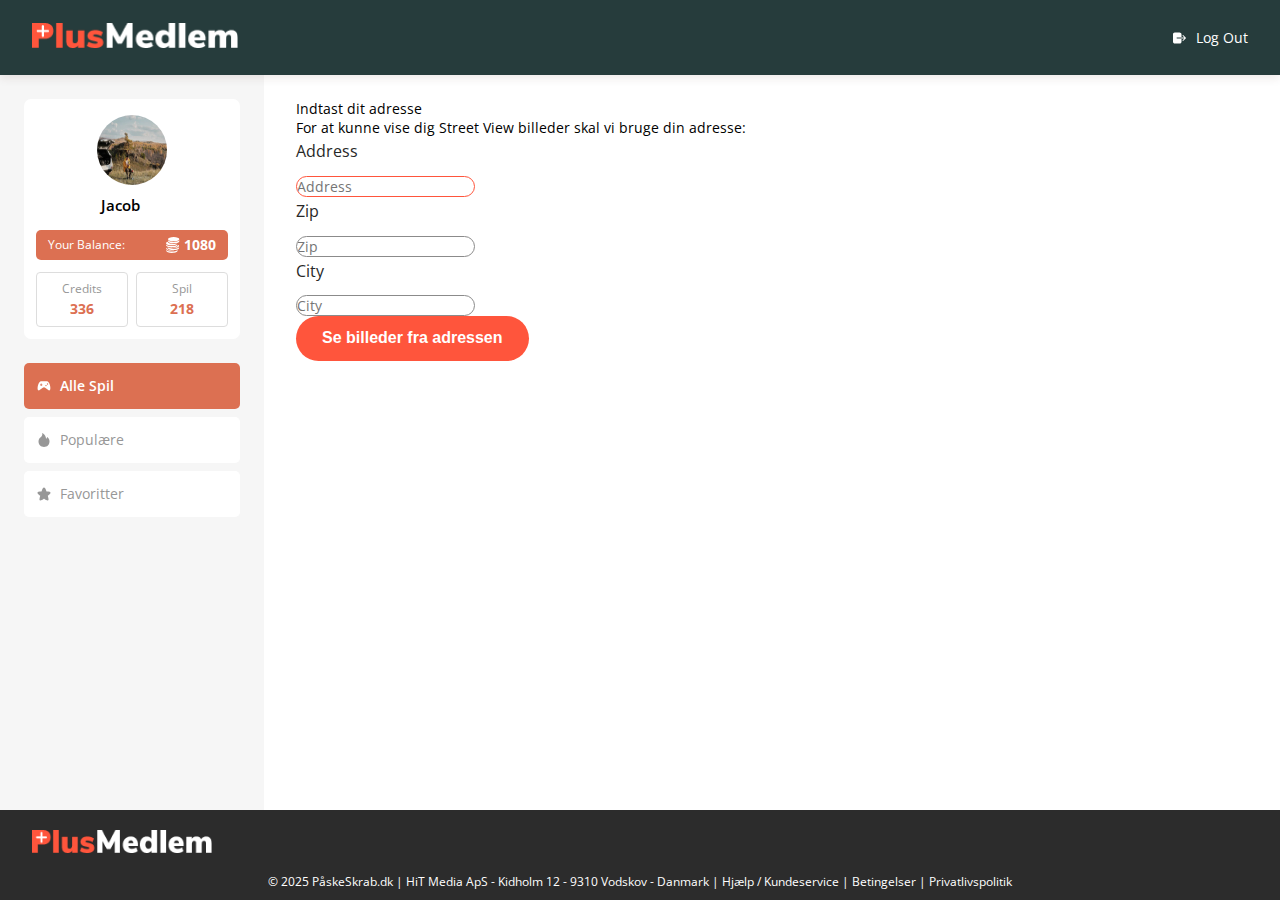
<file: pages/address.html>
<!DOCTYPE html>
<html lang="en">

<head>
  <meta charset="UTF-8">
  <meta http-equiv="X-UA-Compatible" content="IE=edge">
  <meta name="viewport" content="width=device-width, initial-scale=1, maximum-scale=1">
  <title>Address</title>
  <link rel="stylesheet" href="../css/fraud-game.css">
</head>

<body>
  <div class="page-wrapper">
    <header class="header">
      <div class="vd-wrapper">
        <div class="header__row">
          <div class="header__burger burger-btn">
            <span class="burger-btn__line"></span>
            <span class="burger-btn__line"></span>
            <span class="burger-btn__line"></span>
            <span class="burger-btn__text">Menu</span>
          </div>

          <nav class="header__menu">
            <ul class="header__list">
              <li><a class="header__link" href=" https://plusmedlem.dk/home">Forsiden</a></li>
              <li><a class="header__link" href="https://plusmedlem.dk/game">Spil</a></li>
              <li><a class="header__link" href="https://plusmedlem.dk/plus/savemoney/home">Sparetips</a></li>
              <li><a class="header__link" href="https://plusmedlem.dk/plus/fraudstopper/home">Svindel Stopper</a></li>
              <li><a class="header__link" href="https://plusmedlem.dk/vouchers">Rabatkoder</a></li>
              <li><a class="header__link" href="https://plusmedlem.dk/account">Din konto</a></li>
              <li><a class="header__link" href="https://plusmedlem.dk/help">Hjælp</a></li>
              <li><a class="header__link" href="https://plusmedlem.dk/upgrade">Features</a></li>
              <li><a class="header__link" href="https://plusmedlem.dk/logout">Log ud</a></li>
            </ul>
          </nav>

          <a href="#" class="header__logo">
            <img src="../img/logo.png" alt="logo">
          </a>
          <div class="header__btns">
            <a href="#" class="header__log-out">Log Out</a>
          </div>
        </div>
      </div>
    </header>
    <div class="vd-wrapper main-wrapper">
      <div class="aside sidebar">
        <div class="sidebar__sticky-content">
          <div class="user-widget">
            <div class="user-widget__photo">
              <img src="../img/user-photo.jpg" alt="user">
            </div>
            <div class="user-widget__name">
              <span>Jacob</span>
              <button class="btn_edit-name">
              </button>
            </div>
            <div class="user-widget__balance">
              <div>Your Balance:</div>
              <div class="balance">
                <img src="../img/icons/coins.svg" alt="balance">
                <span>1080</span>
              </div>
            </div>

            <div class="user-widget__row">
              <div class="user-widget-card">
                <div class="user-widget-card__title">Credits</div>
                <div class="user-widget-card__value">336</div>
              </div>
              <div class="user-widget-card">
                <div class="user-widget-card__title">Spil</div>
                <div class="user-widget-card__value">218</div>
              </div>
            </div>
          </div>

          <div class="toolbar">
            <a href="#" class="toolbar-item active">
              <div class="toolbar-item__icon toolbar-item__icon_games"></div>
              <div class="toolbar-item__text"><span class="hide-on-mob">Alle</span> Spil</div>
            </a>
            <a href="#" class="toolbar-item">
              <div class="toolbar-item__icon toolbar-item__icon_popular"></div>
              <div class="toolbar-item__text">Populære</div>
            </a>
            <a href="#" class="toolbar-item">
              <div class="toolbar-item__icon toolbar-item__icon_favorites"></div>
              <div class="toolbar-item__text">Favoritter</div>
            </a>

            <!-- <a href="#" class="toolbar-item">
						<div class="toolbar-item__icon toolbar-item__icon_highscore"></div>
						<div class="toolbar-item__text">Highscore</div>
					</a>
					<a href="#" class="toolbar-item">
						<div class="toolbar-item__icon toolbar-item__icon_prizes"></div>
						<div class="toolbar-item__text">Prizes</div>
					</a> -->
          </div>
        </div>
      </div>

      <div class="main main_without-overflow">
        <section class="step-guide">
          <div class="testing">
            <div class="testing__title">
              <div class="testing__icon">
                <span class="icon-warning"></span>
              </div>
              <div class="testing__text">Indtast dit adresse</div>
            </div>
            <div class="testing__meter address-form">
              <div class="form-text"> For at kunne vise dig Street View billeder skal vi bruge din adresse:
              </div>
              <form role="form" method="POST" action="https://plusmedlem.dk/fraud/streetview/enteraddress/post">
                <input type="hidden" name="_token" value="3AMlIBYtqSNIz73RUjiZN22arRnNTJhkyl3VT9s6">

                <div class="form-group">
                  <label class="label" for="address">Address</label>
                  <input class="input" id="address" type="input" name="address" placeholder="Address" required=""
                    autofocus="">
                </div>

                <div class="zip-city">
                  <div class="form-group">
                    <label class="label" for="zip">Zip</label>
                    <input class="input" id="zip" type="input" name="zip" placeholder="Zip" maxlength="4" required=""
                      autofocus="">
                  </div>

                  <div class="form-group">
                    <label class="label" for="city">City</label>
                    <input class="input" id="city" type="input" name="city" placeholder="City" required="" autofocus="">
                  </div>
                </div>
                <div>
                  <button type="submit" class="step-btn">
                    Se billeder fra adressen
                  </button>
                </div>
              </form>
            </div>
          </div>
        </section>
      </div>

    </div>
    <footer class="vd-footer">
      <div class="vd-wrapper">
        <div>
          <a href="#" class="vd-footer__logo">
            <img src="../img/logo.png" alt="logo">
          </a>
        </div>
        <div class="vd-footer__text">
          © 2025 PåskeSkrab.dk | HiT Media ApS - Kidholm 12 - 9310 Vodskov - Danmark | <a href="#" target="_blank">Hjælp
            / Kundeservice</a> | <a href="#" target="_blank">Betingelser</a> | <a href="#"
            target="_blank">Privatlivspolitik</a>

        </div>
      </div>
    </footer>
  </div>
  <script src="../js/script.js"></script>
  <script src="../js/dropdown-script.js"></script>

</body>

</html>
</file>
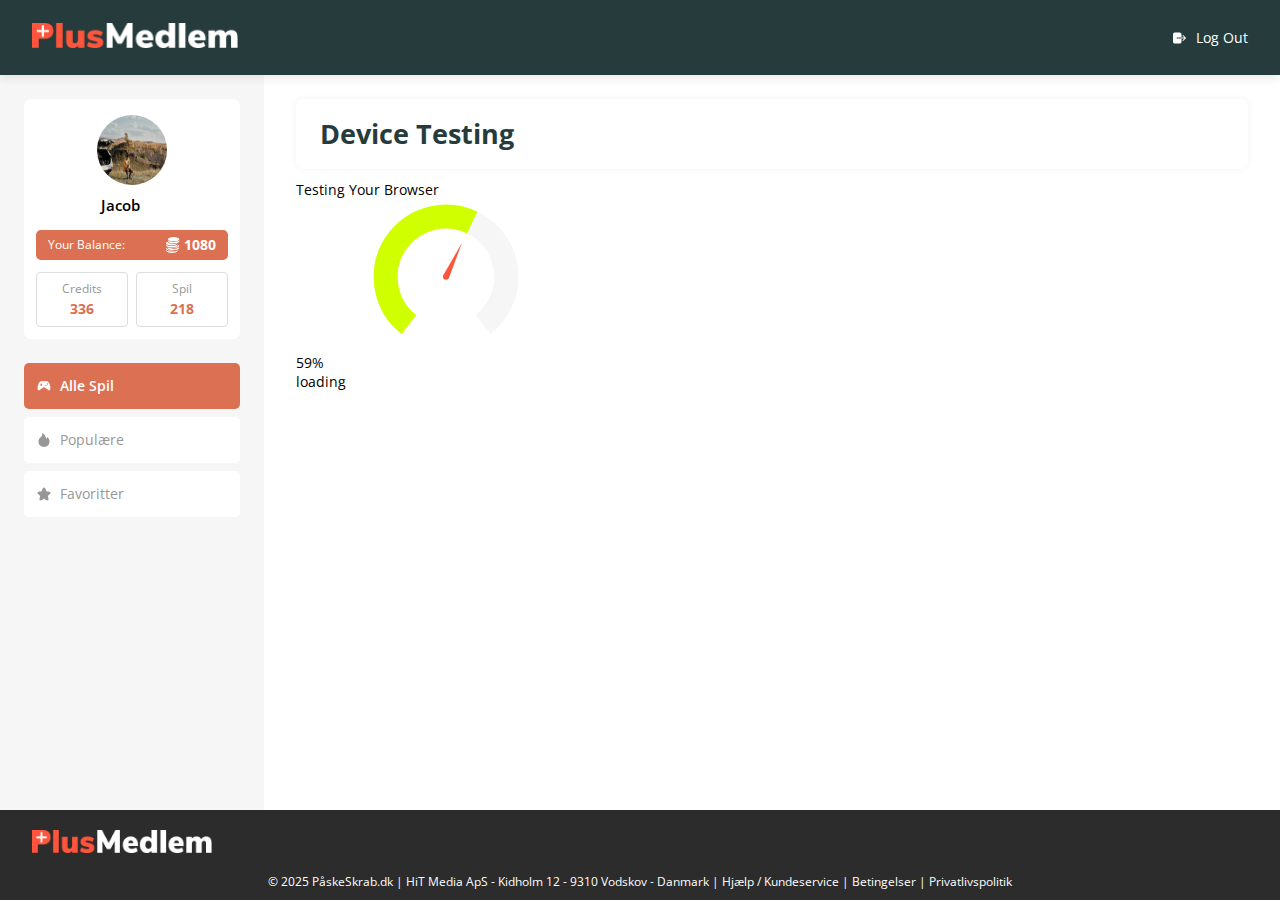
<file: pages/color-gauge.html>
<!DOCTYPE html>
<html lang="en">

<head>
  <meta charset="UTF-8">
  <meta http-equiv="X-UA-Compatible" content="IE=edge">
  <meta name="viewport" content="width=device-width, initial-scale=1, maximum-scale=1">
  <title>Color gauge</title>
  <link rel="stylesheet" href="../css/fraud-game.css">
</head>

<body>
  <div class="page-wrapper">
    <header class="header">
      <div class="vd-wrapper">
        <div class="header__row">
          <div class="header__burger burger-btn">
            <span class="burger-btn__line"></span>
            <span class="burger-btn__line"></span>
            <span class="burger-btn__line"></span>
            <span class="burger-btn__text">Menu</span>
          </div>

          <nav class="header__menu">
            <ul class="header__list">
              <li><a class="header__link" href=" https://plusmedlem.dk/home">Forsiden</a></li>
              <li><a class="header__link" href="https://plusmedlem.dk/game">Spil</a></li>
              <li><a class="header__link" href="https://plusmedlem.dk/plus/savemoney/home">Sparetips</a></li>
              <li><a class="header__link" href="https://plusmedlem.dk/plus/fraudstopper/home">Svindel Stopper</a></li>
              <li><a class="header__link" href="https://plusmedlem.dk/vouchers">Rabatkoder</a></li>
              <li><a class="header__link" href="https://plusmedlem.dk/account">Din konto</a></li>
              <li><a class="header__link" href="https://plusmedlem.dk/help">Hjælp</a></li>
              <li><a class="header__link" href="https://plusmedlem.dk/upgrade">Features</a></li>
              <li><a class="header__link" href="https://plusmedlem.dk/logout">Log ud</a></li>
            </ul>
          </nav>

          <a href="#" class="header__logo">
            <img src="../img/logo.png" alt="logo">
          </a>
          <div class="header__btns">
            <a href="#" class="header__log-out">Log Out</a>
          </div>
        </div>
      </div>
    </header>
    <div class="vd-wrapper main-wrapper">
      <div class="aside sidebar">
        <div class="sidebar__sticky-content">
          <div class="user-widget">
            <div class="user-widget__photo">
              <img src="../img/user-photo.jpg" alt="user">
            </div>
            <div class="user-widget__name">
              <span>Jacob</span>
              <button class="btn_edit-name">
              </button>
            </div>
            <div class="user-widget__balance">
              <div>Your Balance:</div>
              <div class="balance">
                <img src="../img/icons/coins.svg" alt="balance">
                <span>1080</span>
              </div>
            </div>

            <div class="user-widget__row">
              <div class="user-widget-card">
                <div class="user-widget-card__title">Credits</div>
                <div class="user-widget-card__value">336</div>
              </div>
              <div class="user-widget-card">
                <div class="user-widget-card__title">Spil</div>
                <div class="user-widget-card__value">218</div>
              </div>
            </div>
          </div>

          <div class="toolbar">
            <a href="#" class="toolbar-item active">
              <div class="toolbar-item__icon toolbar-item__icon_games"></div>
              <div class="toolbar-item__text"><span class="hide-on-mob">Alle</span> Spil</div>
            </a>
            <a href="#" class="toolbar-item">
              <div class="toolbar-item__icon toolbar-item__icon_popular"></div>
              <div class="toolbar-item__text">Populære</div>
            </a>
            <a href="#" class="toolbar-item">
              <div class="toolbar-item__icon toolbar-item__icon_favorites"></div>
              <div class="toolbar-item__text">Favoritter</div>
            </a>

            <!-- <a href="#" class="toolbar-item">
						<div class="toolbar-item__icon toolbar-item__icon_highscore"></div>
						<div class="toolbar-item__text">Highscore</div>
					</a>
					<a href="#" class="toolbar-item">
						<div class="toolbar-item__icon toolbar-item__icon_prizes"></div>
						<div class="toolbar-item__text">Prizes</div>
					</a> -->
          </div>
        </div>
      </div>
      <div class="main main_without-overflow ">
        <section class="step-guide">
          <div class="step-guide-header-wrapper">
            <div class="step-guide-header">
              <h2 class="step-guide-header__title">Device Testing</h2>
            </div>
          </div>
          <div class="testing">
            <div class="testing__title">
              <div class="testing__icon">
                <span class="icon-browser"></span>
              </div>
              <div class="testing__text">Testing Your Browser</div>
            </div>
            <div class="testing__meter">
              <div class="gauge-meter">
                <canvas id="meter" data-value="99" data-colored="true"></canvas>
                <div>
                  <span class="gauge-meter__value" id="meter-value"></span>%
                </div>
                <div id="testing-loading">loading</div>
              </div>
              <div id="meter-value" class="meter__text"></div>
            </div>
          </div>

        </section>
      </div>

    </div>
    <footer class="vd-footer">
      <div class="vd-wrapper">
        <div>
          <a href="#" class="vd-footer__logo">
            <img src="../img/logo.png" alt="logo">
          </a>
        </div>
        <div class="vd-footer__text">
          © 2025 PåskeSkrab.dk | HiT Media ApS - Kidholm 12 - 9310 Vodskov - Danmark | <a href="#" target="_blank">Hjælp
            / Kundeservice</a> | <a href="#" target="_blank">Betingelser</a> | <a href="#"
            target="_blank">Privatlivspolitik</a>

        </div>
      </div>
    </footer>
  </div>
</body>
<script src="../js/script.js"></script>

<script src="../js/gauge.min.js"></script>
<script src="../js/gauge-meter.js"></script>

</html>
</file>
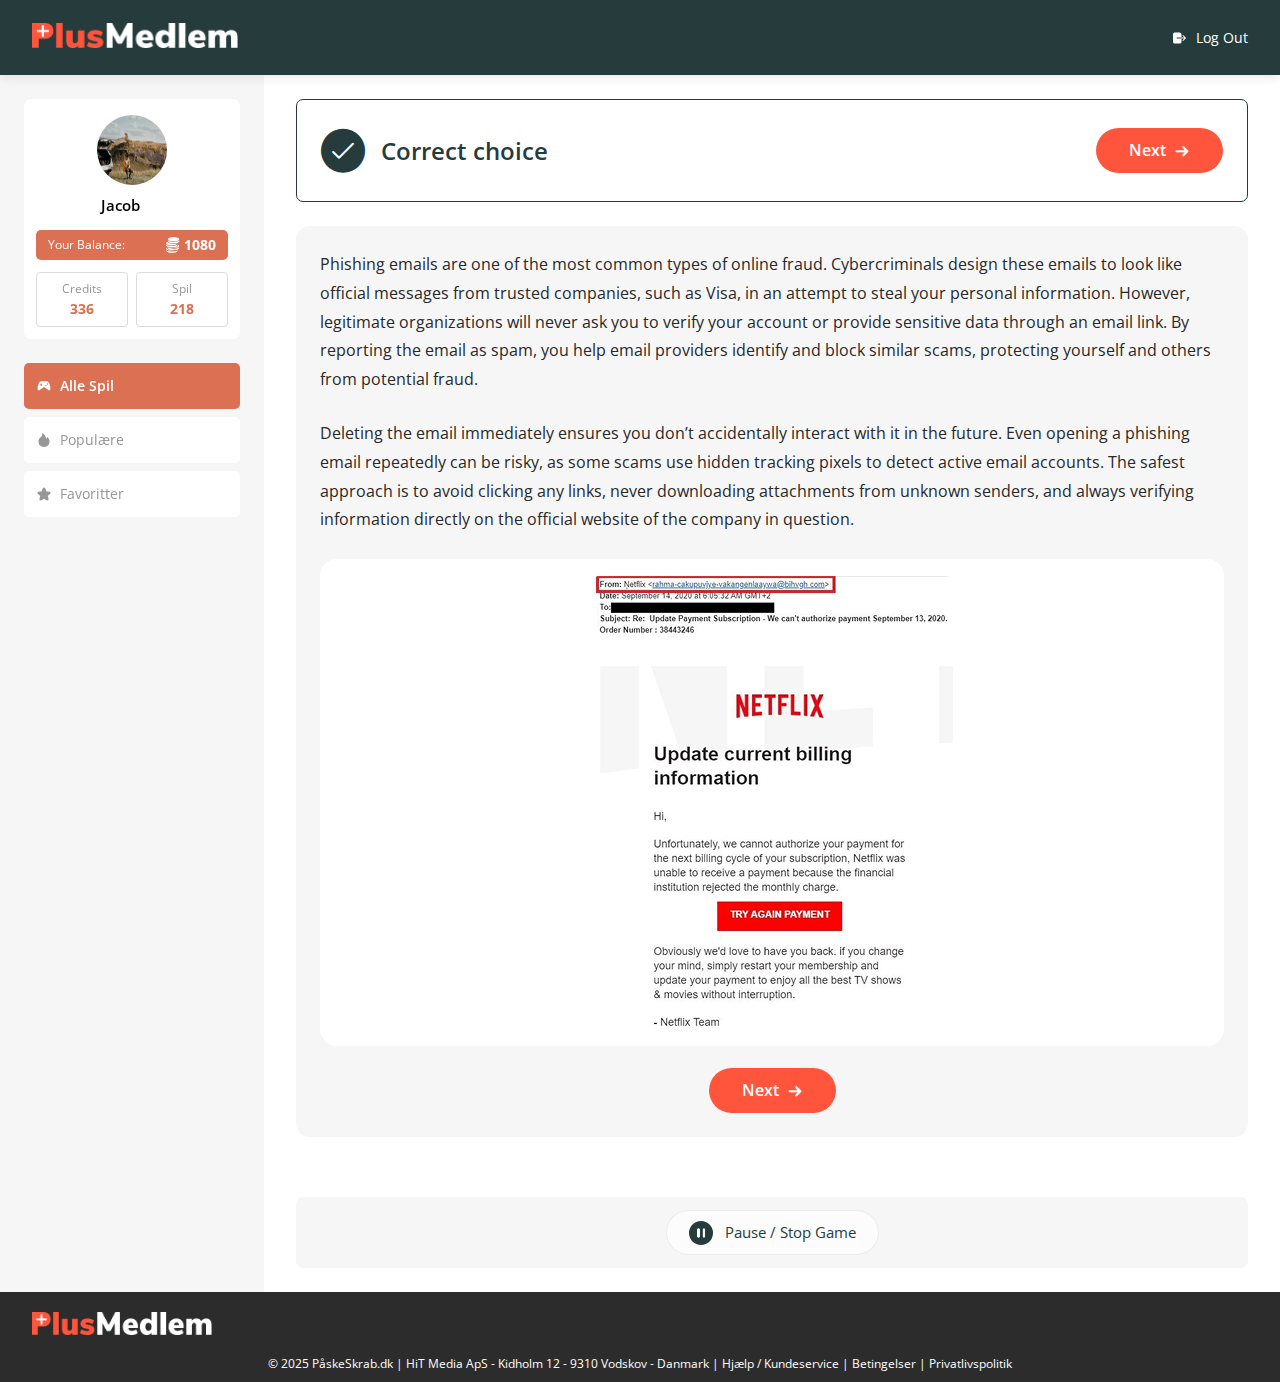
<file: pages/correct-choice.html>
<!DOCTYPE html>
<html lang="en">

<head>
  <meta charset="UTF-8">
  <meta http-equiv="X-UA-Compatible" content="IE=edge">
  <meta name="viewport" content="width=device-width, initial-scale=1, maximum-scale=1">
  <title>Correct Choice</title>
  <link rel="stylesheet" href="../css/fraud-game.css">
</head>

<body>
  <div class="page-wrapper">
    <header class="header">
      <div class="vd-wrapper">
        <div class="header__row">
          <div class="header__burger burger-btn">
            <span class="burger-btn__line"></span>
            <span class="burger-btn__line"></span>
            <span class="burger-btn__line"></span>
            <span class="burger-btn__text">Menu</span>
          </div>

          <nav class="header__menu">
            <ul class="header__list">
              <li><a class="header__link" href=" https://plusmedlem.dk/home">Forsiden</a></li>
              <li><a class="header__link" href="https://plusmedlem.dk/game">Spil</a></li>
              <li><a class="header__link" href="https://plusmedlem.dk/plus/savemoney/home">Sparetips</a></li>
              <li><a class="header__link" href="https://plusmedlem.dk/plus/fraudstopper/home">Svindel Stopper</a></li>
              <li><a class="header__link" href="https://plusmedlem.dk/vouchers">Rabatkoder</a></li>
              <li><a class="header__link" href="https://plusmedlem.dk/account">Din konto</a></li>
              <li><a class="header__link" href="https://plusmedlem.dk/help">Hjælp</a></li>
              <li><a class="header__link" href="https://plusmedlem.dk/upgrade">Features</a></li>
              <li><a class="header__link" href="https://plusmedlem.dk/logout">Log ud</a></li>
            </ul>
          </nav>

          <a href="#" class="header__logo">
            <img src="../img/logo.png" alt="logo">
          </a>
          <div class="header__btns">
            <a href="#" class="header__log-out">Log Out</a>
          </div>
        </div>
      </div>
    </header>
    <div class="vd-wrapper main-wrapper">
      <div class="aside sidebar">
        <div class="sidebar__sticky-content">
          <div class="user-widget">
            <div class="user-widget__photo">
              <img src="../img/user-photo.jpg" alt="user">
            </div>
            <div class="user-widget__name">
              <span>Jacob</span>
              <button class="btn_edit-name">
              </button>
            </div>
            <div class="user-widget__balance">
              <div>Your Balance:</div>
              <div class="balance">
                <img src="../img/icons/coins.svg" alt="balance">
                <span>1080</span>
              </div>
            </div>

            <div class="user-widget__row">
              <div class="user-widget-card">
                <div class="user-widget-card__title">Credits</div>
                <div class="user-widget-card__value">336</div>
              </div>
              <div class="user-widget-card">
                <div class="user-widget-card__title">Spil</div>
                <div class="user-widget-card__value">218</div>
              </div>
            </div>
          </div>

          <div class="toolbar">
            <a href="#" class="toolbar-item active">
              <div class="toolbar-item__icon toolbar-item__icon_games"></div>
              <div class="toolbar-item__text"><span class="hide-on-mob">Alle</span> Spil</div>
            </a>
            <a href="#" class="toolbar-item">
              <div class="toolbar-item__icon toolbar-item__icon_popular"></div>
              <div class="toolbar-item__text">Populære</div>
            </a>
            <a href="#" class="toolbar-item">
              <div class="toolbar-item__icon toolbar-item__icon_favorites"></div>
              <div class="toolbar-item__text">Favoritter</div>
            </a>

            <!-- <a href="#" class="toolbar-item">
						<div class="toolbar-item__icon toolbar-item__icon_highscore"></div>
						<div class="toolbar-item__text">Highscore</div>
					</a>
					<a href="#" class="toolbar-item">
						<div class="toolbar-item__icon toolbar-item__icon_prizes"></div>
						<div class="toolbar-item__text">Prizes</div>
					</a> -->
          </div>
        </div>
      </div>
      <div class="main main_without-overflow">
        <div class="answer-status">
          <div class="answer-status__text"><span class="answer-status__icon icon-check-circle-filled"></span>
            <span>Correct choice</span>
          </div>
          <a href="#" class="step-btn step-btn_next">Next</a>
        </div>

        <div class="fraud-question fraud-question_explanation">
          <p>
            Phishing emails are one of the most common types of online fraud. Cybercriminals design these emails to look
            like
            official messages from trusted companies, such as Visa, in an attempt to steal your personal information.
            However,
            legitimate organizations will never ask you to verify your account or provide sensitive data through an
            email
            link. By
            reporting the email as spam, you help email providers identify and block similar scams, protecting yourself
            and others
            from potential fraud.
          </p>
          <p>Deleting the email immediately ensures you don’t accidentally interact with it in the future. Even opening
            a
            phishing
            email repeatedly can be risky, as some scams use hidden tracking pixels to detect active email accounts. The
            safest
            approach is to avoid clicking any links, never downloading attachments from unknown senders, and always
            verifying
            information directly on the official website of the company in question.</p>
          <div class="fraud-question__img">
            <img src="../img/question-image.jpg" alt="image">
          </div>
          <div class="txt-center">
            <a href="#" class="step-btn step-btn_next">Next</a>
          </div>
        </div>

        <div class="pause-game">
          <a href="#" class="step-btn step-btn_light step-btn_pause">Pause / Stop Game</a>
        </div>
      </div>
    </div>
    <footer class="vd-footer">
      <div class="vd-wrapper">
        <div>
          <a href="#" class="vd-footer__logo">
            <img src="../img/logo.png" alt="logo">
          </a>
        </div>
        <div class="vd-footer__text">
          © 2025 PåskeSkrab.dk | HiT Media ApS - Kidholm 12 - 9310 Vodskov - Danmark | <a href="#" target="_blank">Hjælp
            / Kundeservice</a> | <a href="#" target="_blank">Betingelser</a> | <a href="#"
            target="_blank">Privatlivspolitik</a>

        </div>
      </div>
    </footer>
  </div>
  <script src="../js/script.js"></script>

  <script src="../js/media.js"></script>
</body>

</html>
</file>
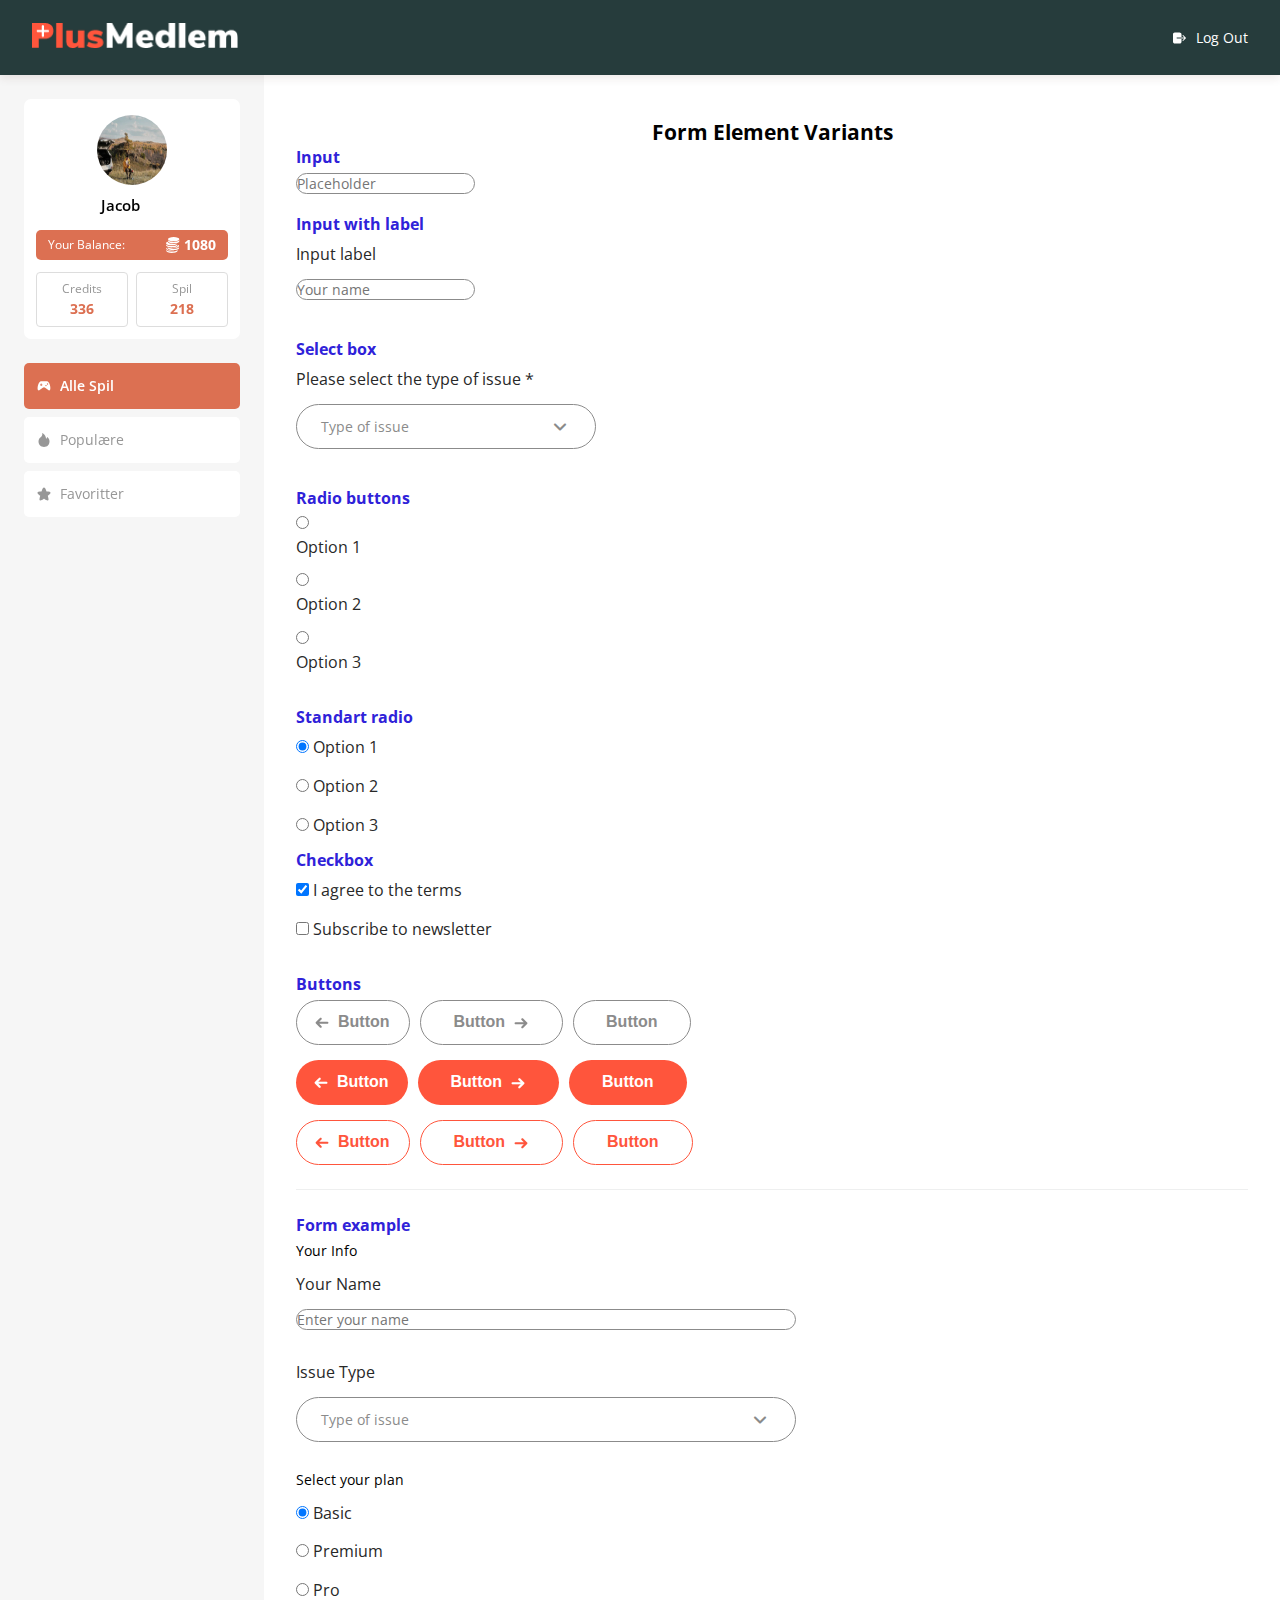
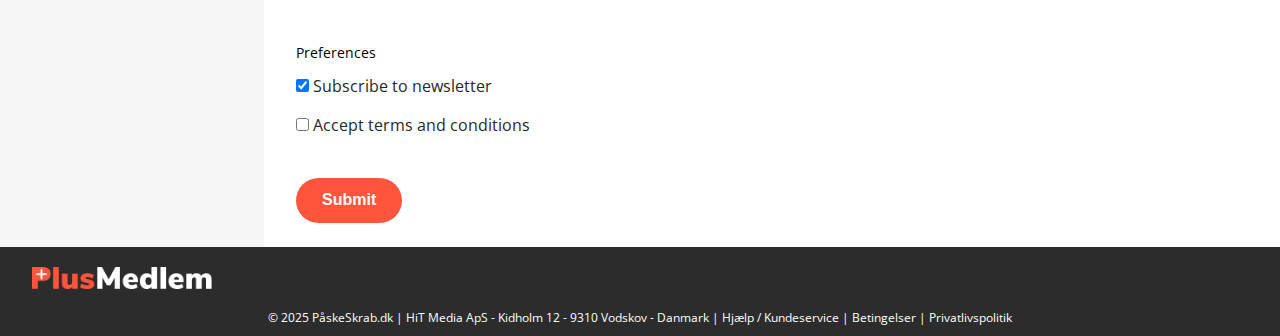
<file: pages/form-elements.html>
<!DOCTYPE html>
<html lang="en">

<head>
  <meta charset="UTF-8">
  <meta http-equiv="X-UA-Compatible" content="IE=edge">
  <meta name="viewport" content="width=device-width, initial-scale=1, maximum-scale=1">
  <title>Form elements</title>
  <link rel="stylesheet" href="../css/fraud-game.css">


  <style>
    h3 {
      color: #2f22d9;
      margin-bottom: 5px;

    }

    .technical-example-form {
      max-width: 500px;
      display: flex;
      flex-direction: column;
      gap: 28px;
    }

    .technical-example-form .form-text {
      margin-bottom: 10px;
    }

    .technical-btn-row {
      margin-bottom: 15px;
      display: flex;
      gap: 10px;
    }
  </style>
</head>

<body>
  <div class="page-wrapper">
    <header class="header">
      <div class="vd-wrapper">
        <div class="header__row">
          <div class="header__burger burger-btn">
            <span class="burger-btn__line"></span>
            <span class="burger-btn__line"></span>
            <span class="burger-btn__line"></span>
            <span class="burger-btn__text">Menu</span>
          </div>

          <nav class="header__menu">
            <ul class="header__list">
              <li><a class="header__link" href=" https://plusmedlem.dk/home">Forsiden</a></li>
              <li><a class="header__link" href="https://plusmedlem.dk/game">Spil</a></li>
              <li><a class="header__link" href="https://plusmedlem.dk/plus/savemoney/home">Sparetips</a></li>
              <li><a class="header__link" href="https://plusmedlem.dk/plus/fraudstopper/home">Svindel Stopper</a></li>
              <li><a class="header__link" href="https://plusmedlem.dk/vouchers">Rabatkoder</a></li>
              <li><a class="header__link" href="https://plusmedlem.dk/account">Din konto</a></li>
              <li><a class="header__link" href="https://plusmedlem.dk/help">Hjælp</a></li>
              <li><a class="header__link" href="https://plusmedlem.dk/upgrade">Features</a></li>
              <li><a class="header__link" href="https://plusmedlem.dk/logout">Log ud</a></li>
            </ul>
          </nav>

          <a href="#" class="header__logo">
            <img src="../img/logo.png" alt="logo">
          </a>
          <div class="header__btns">
            <a href="#" class="header__log-out">Log Out</a>
          </div>
        </div>
      </div>
    </header>
    <div class="vd-wrapper main-wrapper">
      <div class="aside sidebar">
        <div class="sidebar__sticky-content">
          <div class="user-widget">
            <div class="user-widget__photo">
              <img src="../img/user-photo.jpg" alt="user">
            </div>
            <div class="user-widget__name">
              <span>Jacob</span>
              <button class="btn_edit-name">
              </button>
            </div>
            <div class="user-widget__balance">
              <div>Your Balance:</div>
              <div class="balance">
                <img src="../img/icons/coins.svg" alt="balance">
                <span>1080</span>
              </div>
            </div>

            <div class="user-widget__row">
              <div class="user-widget-card">
                <div class="user-widget-card__title">Credits</div>
                <div class="user-widget-card__value">336</div>
              </div>
              <div class="user-widget-card">
                <div class="user-widget-card__title">Spil</div>
                <div class="user-widget-card__value">218</div>
              </div>
            </div>
          </div>

          <div class="toolbar">
            <a href="#" class="toolbar-item active">
              <div class="toolbar-item__icon toolbar-item__icon_games"></div>
              <div class="toolbar-item__text"><span class="hide-on-mob">Alle</span> Spil</div>
            </a>
            <a href="#" class="toolbar-item">
              <div class="toolbar-item__icon toolbar-item__icon_popular"></div>
              <div class="toolbar-item__text">Populære</div>
            </a>
            <a href="#" class="toolbar-item">
              <div class="toolbar-item__icon toolbar-item__icon_favorites"></div>
              <div class="toolbar-item__text">Favoritter</div>
            </a>

            <!-- <a href="#" class="toolbar-item">
						<div class="toolbar-item__icon toolbar-item__icon_highscore"></div>
						<div class="toolbar-item__text">Highscore</div>
					</a>
					<a href="#" class="toolbar-item">
						<div class="toolbar-item__icon toolbar-item__icon_prizes"></div>
						<div class="toolbar-item__text">Prizes</div>
					</a> -->
          </div>
        </div>
      </div>

      <div class="main main_without-overflow">
        <br>
        <h2 class="txt-center form-text">
          Form Element Variants
        </h2>
        <h3>Input</h3>
        <input class="input" type="input" name="input-name" placeholder="Placeholder">

        <br>
        <br>
        <h3>Input with label</h3>
        <div class="form-group">
          <label class="label" for="test-input">Input label</label>
          <input class="input" id="test-input" type="input" name="test-input" placeholder="Your name">
        </div>
        <br>
        <br>
        <h3>Select box</h3>
        <div style="max-width: 300px;">
          <div class="form-group">
            <label class="label">Please select the type of issue *</label>
            <div class="custom-dropdown">
              <div class="custom-dropdown__selected">Type of issue</div>
              <div class="custom-dropdown__arrow icon-arrow-down">
              </div>
              <div class="custom-dropdown__options">
                <div class="custom-dropdown__option">Option 1</div>
                <div class="custom-dropdown__option">Option 2</div>
                <div class="custom-dropdown__option">Option 3</div>
              </div>
            </div>
          </div>
        </div>

        <br>
        <br>
        <h3>Radio buttons</h3>
        <div class="radio-group">
          <input type="radio" id="opt1" name="choice" value="1" checked>
          <label class="label" for="opt1">Option 1</label>

          <input type="radio" id="opt2" name="choice" value="2">
          <label class="label" for="opt2">Option 2</label>

          <input type="radio" id="opt3" name="choice" value="3">
          <label class="label" for="opt3">Option 3</label>
        </div>
        <br>

        <h3>Standart radio</h3>
        <label class="label custom-radio">
          <input type="radio" name="choice" value="1" checked>
          <span class="radio-circle"></span>
          Option 1
        </label>

        <label class="label custom-radio">
          <input type="radio" name="choice" value="2">
          <span class="radio-circle"></span>
          Option 2
        </label>

        <label class="label custom-radio">
          <input type="radio" name="choice" value="3">
          <span class="radio-circle"></span>
          Option 3
        </label>


        <h3>Checkbox</h3>
        <label class="label custom-checkbox">
          <input type="checkbox" name="agree" checked>
          <span class="checkbox-box"></span>
          I agree to the terms
        </label>

        <label class="label custom-checkbox">
          <input type="checkbox" name="subscribe">
          <span class="checkbox-box"></span>
          Subscribe to newsletter
        </label>

        <br>

        <h3>Buttons</h3>
        <div class="technical-btn-row">
          <button class="step-btn step-btn_prev step-btn_light">Button</button>
          <button class="step-btn step-btn_next step-btn_light">Button</button>
          <button class="step-btn step-btn_light">Button</button>
        </div>
        <div class="technical-btn-row">
          <button class="step-btn step-btn_prev">Button</button>
          <button class="step-btn step-btn_next">Button</button>
          <button class="step-btn">Button</button>
        </div>
        <div class="technical-btn-row">
          <button class="step-btn step-btn_accent step-btn_prev">Button</button>
          <button class="step-btn step-btn_accent step-btn_next">Button</button>
          <button class="step-btn step-btn_accent">Button</button>
        </div>


        <div class="line-divider"></div>
        <h3>Form example</h3>
        <form class="technical-example-form">
          <div>
            <div class="form-text">Your Info</div>
            <label class="label" for="name">Your Name</label>
            <input class="input" type="text" id="name" name="name" placeholder="Enter your name" style="width:100%;">
          </div>
          <div class="form-group">
            <label class="label">Issue Type</label>
            <div class="custom-dropdown">
              <div class="custom-dropdown__selected">Type of issue</div>
              <div class="custom-dropdown__arrow icon-arrow-down">
              </div>
              <div class="custom-dropdown__options">
                <div class="custom-dropdown__option">Select an issue</div>
                <div class="custom-dropdown__option">Login problem</div>
                <div class="custom-dropdown__option">Payment issue</div>
                <div class="custom-dropdown__option">Report a bug</div>
              </div>
            </div>
          </div>

          <div>
            <div class="form-text">Select your plan</div>

            <label class="label custom-radio">
              <input type="radio" name="plan" value="basic" checked>
              <span class="radio-circle"></span>
              Basic
            </label>

            <label class="label custom-radio">
              <input type="radio" name="plan" value="premium">
              <span class="radio-circle"></span>
              Premium
            </label>

            <label class="label custom-radio">
              <input type="radio" name="plan" value="pro">
              <span class="radio-circle"></span>
              Pro
            </label>
          </div>

          <div>
            <div class="form-text">Preferences</div>

            <label class="label custom-checkbox">
              <input type="checkbox" name="newsletter" checked>
              <span class="checkbox-box"></span>
              Subscribe to newsletter
            </label>

            <label class="label custom-checkbox">
              <input type="checkbox" name="terms">
              <span class="checkbox-box"></span>
              Accept terms and conditions
            </label>
          </div>
          <div> <button class="step-btn" type="submit">Submit</button>
          </div>
        </form>
      </div>

    </div>
    <footer class="vd-footer">
      <div class="vd-wrapper">
        <div>
          <a href="#" class="vd-footer__logo">
            <img src="../img/logo.png" alt="logo">
          </a>
        </div>
        <div class="vd-footer__text">
          © 2025 PåskeSkrab.dk | HiT Media ApS - Kidholm 12 - 9310 Vodskov - Danmark | <a href="#" target="_blank">Hjælp
            / Kundeservice</a> | <a href="#" target="_blank">Betingelser</a> | <a href="#"
            target="_blank">Privatlivspolitik</a>

        </div>
      </div>
    </footer>
  </div>
  <script src="../js/script.js"></script>
  <script src="../js/dropdown-script.js"></script>

</body>

</html>
</file>
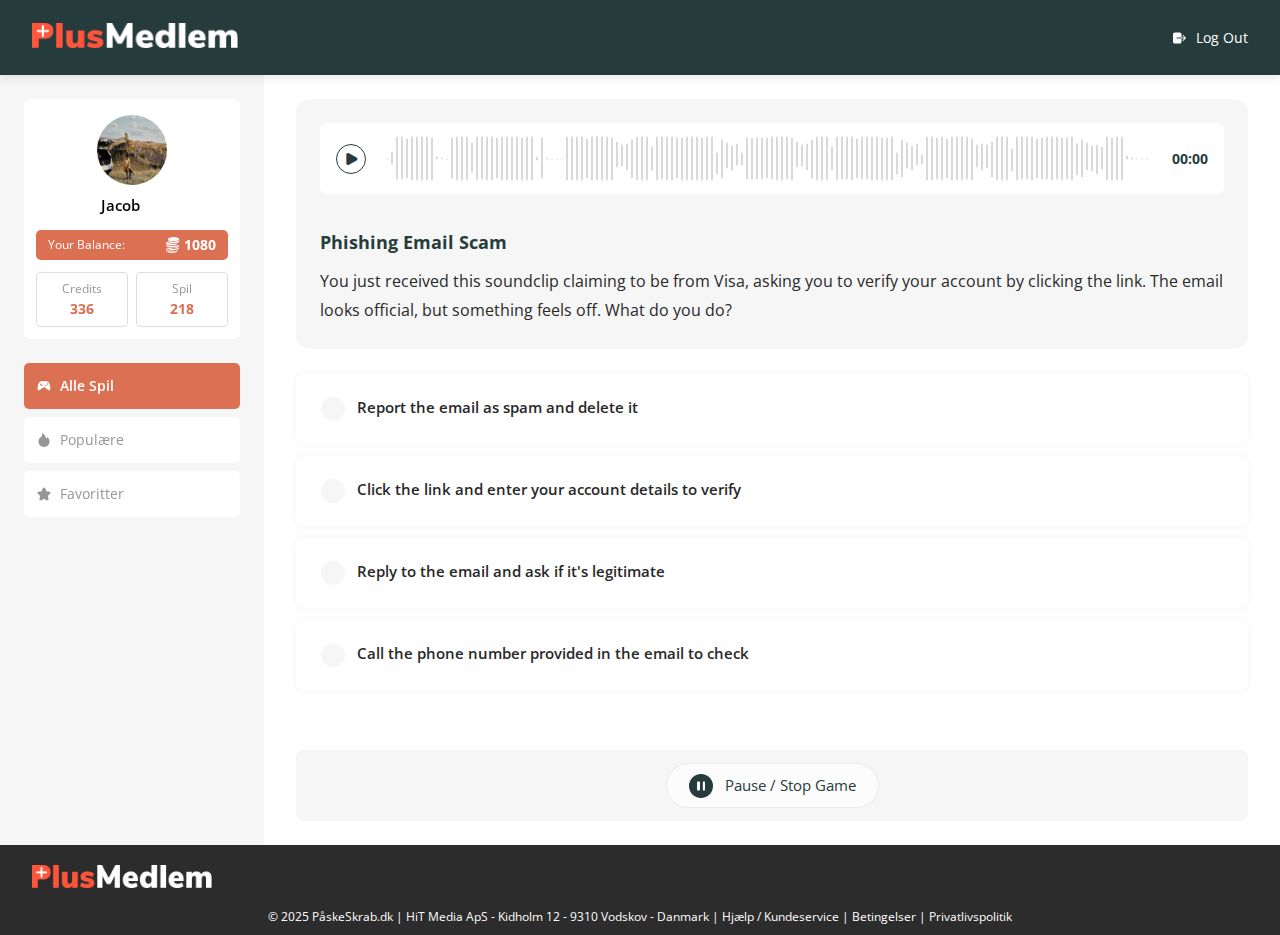
<file: pages/game-audio-format.html>
<!DOCTYPE html>
<html lang="en">

<head>
  <meta charset="UTF-8">
  <meta http-equiv="X-UA-Compatible" content="IE=edge">
  <meta name="viewport" content="width=device-width, initial-scale=1, maximum-scale=1">
  <title>Audio format</title>
  <link rel="stylesheet" href="../css/fraud-game.css">
</head>

<body>
  <div class="page-wrapper">
    <header class="header">
      <div class="vd-wrapper">
        <div class="header__row">
          <div class="header__burger burger-btn">
            <span class="burger-btn__line"></span>
            <span class="burger-btn__line"></span>
            <span class="burger-btn__line"></span>
            <span class="burger-btn__text">Menu</span>
          </div>

          <nav class="header__menu">
            <ul class="header__list">
              <li><a class="header__link" href=" https://plusmedlem.dk/home">Forsiden</a></li>
              <li><a class="header__link" href="https://plusmedlem.dk/game">Spil</a></li>
              <li><a class="header__link" href="https://plusmedlem.dk/plus/savemoney/home">Sparetips</a></li>
              <li><a class="header__link" href="https://plusmedlem.dk/plus/fraudstopper/home">Svindel Stopper</a></li>
              <li><a class="header__link" href="https://plusmedlem.dk/vouchers">Rabatkoder</a></li>
              <li><a class="header__link" href="https://plusmedlem.dk/account">Din konto</a></li>
              <li><a class="header__link" href="https://plusmedlem.dk/help">Hjælp</a></li>
              <li><a class="header__link" href="https://plusmedlem.dk/upgrade">Features</a></li>
              <li><a class="header__link" href="https://plusmedlem.dk/logout">Log ud</a></li>
            </ul>
          </nav>

          <a href="#" class="header__logo">
            <img src="../img/logo.png" alt="logo">
          </a>
          <div class="header__btns">
            <a href="#" class="header__log-out">Log Out</a>
          </div>
        </div>
      </div>
    </header>
    <div class="vd-wrapper main-wrapper">
      <div class="aside sidebar">
        <div class="sidebar__sticky-content">
          <div class="user-widget">
            <div class="user-widget__photo">
              <img src="../img/user-photo.jpg" alt="user">
            </div>
            <div class="user-widget__name">
              <span>Jacob</span>
              <button class="btn_edit-name">
              </button>
            </div>
            <div class="user-widget__balance">
              <div>Your Balance:</div>
              <div class="balance">
                <img src="../img/icons/coins.svg" alt="balance">
                <span>1080</span>
              </div>
            </div>

            <div class="user-widget__row">
              <div class="user-widget-card">
                <div class="user-widget-card__title">Credits</div>
                <div class="user-widget-card__value">336</div>
              </div>
              <div class="user-widget-card">
                <div class="user-widget-card__title">Spil</div>
                <div class="user-widget-card__value">218</div>
              </div>
            </div>
          </div>

          <div class="toolbar">
            <a href="#" class="toolbar-item active">
              <div class="toolbar-item__icon toolbar-item__icon_games"></div>
              <div class="toolbar-item__text"><span class="hide-on-mob">Alle</span> Spil</div>
            </a>
            <a href="#" class="toolbar-item">
              <div class="toolbar-item__icon toolbar-item__icon_popular"></div>
              <div class="toolbar-item__text">Populære</div>
            </a>
            <a href="#" class="toolbar-item">
              <div class="toolbar-item__icon toolbar-item__icon_favorites"></div>
              <div class="toolbar-item__text">Favoritter</div>
            </a>

            <!-- <a href="#" class="toolbar-item">
						<div class="toolbar-item__icon toolbar-item__icon_highscore"></div>
						<div class="toolbar-item__text">Highscore</div>
					</a>
					<a href="#" class="toolbar-item">
						<div class="toolbar-item__icon toolbar-item__icon_prizes"></div>
						<div class="toolbar-item__text">Prizes</div>
					</a> -->
          </div>
        </div>
      </div>
      <div class="main main_without-overflow">
        <div class="fraud-game">
          <div class="fraud-question">
            <div class="fraud-question__audio">
              <div id="playPause" class="play-pause-btn">
                <span id="play" class="icon-play">
                </span>
                <span id="pause" style="display: none" class="icon-pause-light">
                </span>
              </div>
              <div id="audio-track" class="audio-track" data-source="../media/audio-1.mp3"></div>

              <div class="time-readout">00:00</div>
            </div>
            <div class="fraud-question__title">Phishing Email Scam</div>
            <div class="fraud-question__text">
              You just received this soundclip claiming to be from Visa, asking you to verify your account by clicking
              the
              link. The
              email looks official, but something feels off. What do you do?
            </div>
          </div>

          <div class="fraud-answers">
            <div class="answer" data-correct="true" data-url="correct-choice.html">
              <div class="answer__text">Report the email as spam and delete it</div>
            </div>
            <div class="answer" data-correct="false" data-url="wrong-choice.html">
              <div class="answer__text">Click the link and enter your account details to verify</div>
            </div>
            <div class="answer" data-correct="false" data-url="wrong-choice.html">
              <div class="answer__text">Reply to the email and ask if it's legitimate</div>
            </div>
            <div class="answer" data-correct="false" data-url="wrong-choice.html">
              <div class="answer__text">Call the phone number provided in the email to check</div>
            </div>
          </div>

          <div class="pause-game">
            <a href="#" class="step-btn step-btn_light step-btn_pause">Pause / Stop Game</a>
          </div>
        </div>
      </div>
    </div>
    <footer class="vd-footer">
      <div class="vd-wrapper">
        <div>
          <a href="#" class="vd-footer__logo">
            <img src="../img/logo.png" alt="logo">
          </a>
        </div>
        <div class="vd-footer__text">
          © 2025 PåskeSkrab.dk | HiT Media ApS - Kidholm 12 - 9310 Vodskov - Danmark | <a href="#" target="_blank">Hjælp
            / Kundeservice</a> | <a href="#" target="_blank">Betingelser</a> | <a href="#"
            target="_blank">Privatlivspolitik</a>

        </div>
      </div>

    </footer>
  </div>
  <script src="../js/script.js"></script>

  <script>
    let redirectUrlCorrect = "../pages/correct-choice.html";
    let redirectUrlWrong = "../pages/wrong-choice.html";
  </script>
  <script src="../js/wavesurfer.min.js"></script>
  <script src="../js/media.js"></script>
</body>

</html>
</file>
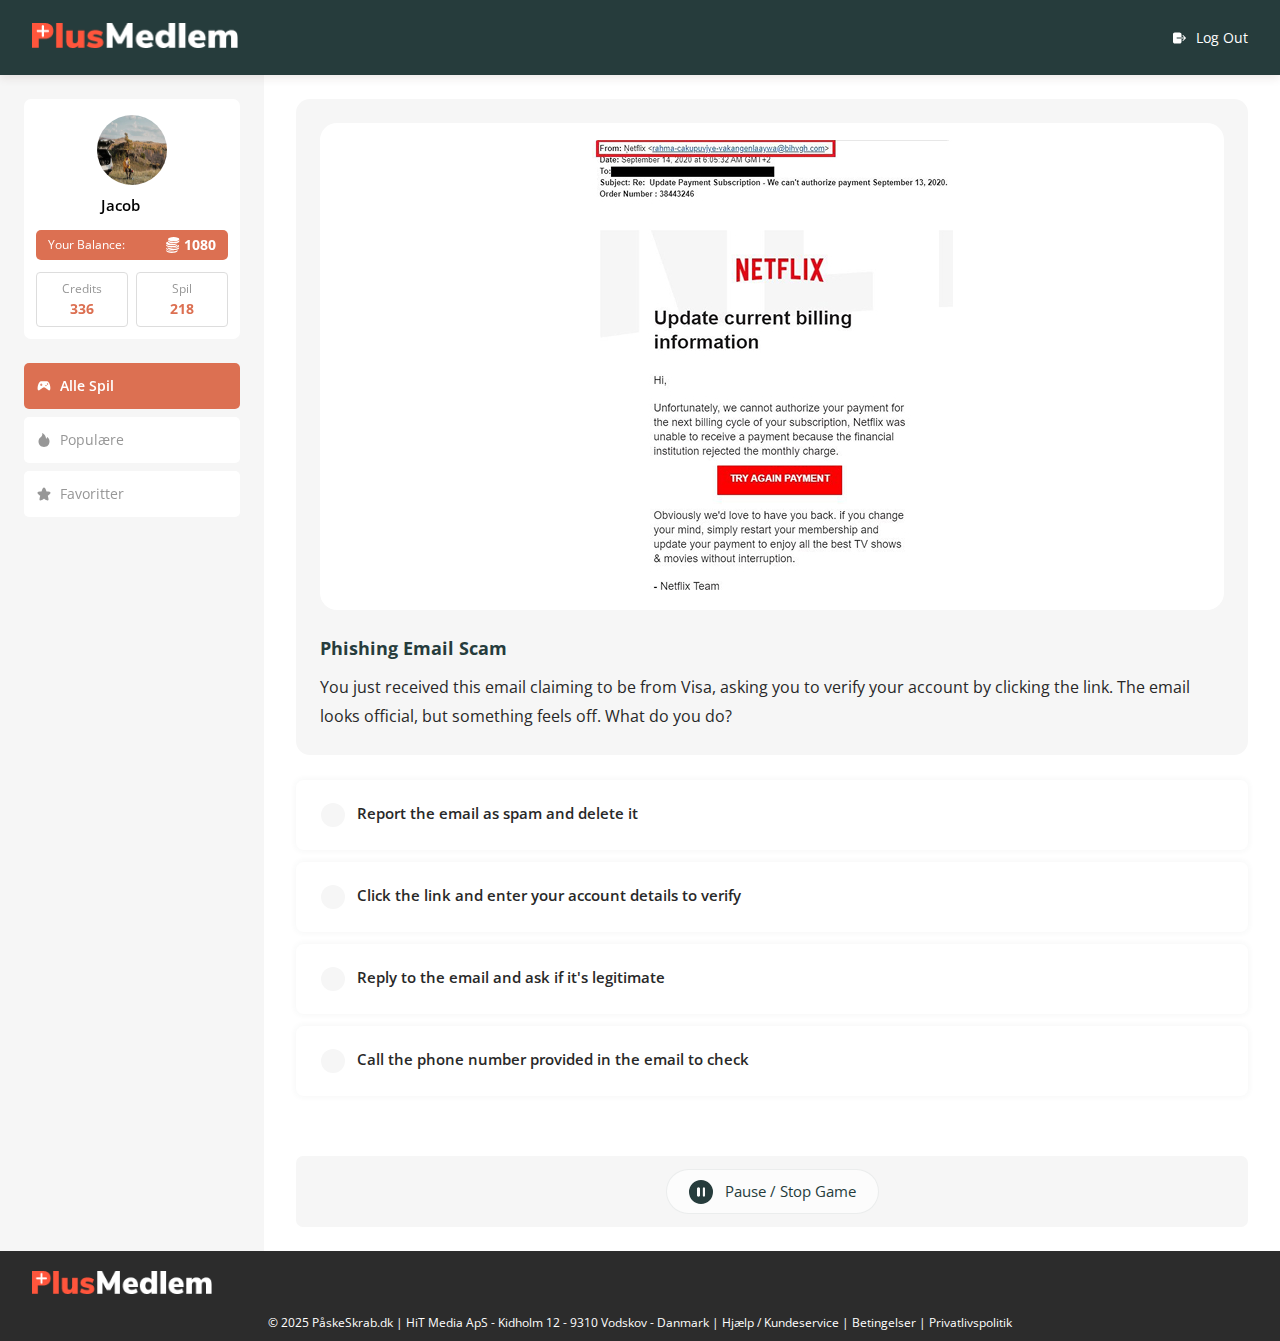
<file: pages/game-image-format.html>
<!DOCTYPE html>
<html lang="en">

<head>
  <meta charset="UTF-8">
  <meta http-equiv="X-UA-Compatible" content="IE=edge">
  <meta name="viewport" content="width=device-width, initial-scale=1, maximum-scale=1">
  <title>Image format</title>
  <link rel="stylesheet" href="../css/fraud-game.css">
</head>

<body>
  <div class="page-wrapper">
    <header class="header">
      <div class="vd-wrapper">
        <div class="header__row">
          <div class="header__burger burger-btn">
            <span class="burger-btn__line"></span>
            <span class="burger-btn__line"></span>
            <span class="burger-btn__line"></span>
            <span class="burger-btn__text">Menu</span>
          </div>

          <nav class="header__menu">
            <ul class="header__list">
              <li><a class="header__link" href=" https://plusmedlem.dk/home">Forsiden</a></li>
              <li><a class="header__link" href="https://plusmedlem.dk/game">Spil</a></li>
              <li><a class="header__link" href="https://plusmedlem.dk/plus/savemoney/home">Sparetips</a></li>
              <li><a class="header__link" href="https://plusmedlem.dk/plus/fraudstopper/home">Svindel Stopper</a></li>
              <li><a class="header__link" href="https://plusmedlem.dk/vouchers">Rabatkoder</a></li>
              <li><a class="header__link" href="https://plusmedlem.dk/account">Din konto</a></li>
              <li><a class="header__link" href="https://plusmedlem.dk/help">Hjælp</a></li>
              <li><a class="header__link" href="https://plusmedlem.dk/upgrade">Features</a></li>
              <li><a class="header__link" href="https://plusmedlem.dk/logout">Log ud</a></li>
            </ul>
          </nav>

          <a href="#" class="header__logo">
            <img src="../img/logo.png" alt="logo">
          </a>
          <div class="header__btns">
            <a href="#" class="header__log-out">Log Out</a>
          </div>
        </div>
      </div>
    </header>
    <div class="vd-wrapper main-wrapper">
      <div class="aside sidebar">
        <div class="sidebar__sticky-content">
          <div class="user-widget">
            <div class="user-widget__photo">
              <img src="../img/user-photo.jpg" alt="user">
            </div>
            <div class="user-widget__name">
              <span>Jacob</span>
              <button class="btn_edit-name">
              </button>
            </div>
            <div class="user-widget__balance">
              <div>Your Balance:</div>
              <div class="balance">
                <img src="../img/icons/coins.svg" alt="balance">
                <span>1080</span>
              </div>
            </div>

            <div class="user-widget__row">
              <div class="user-widget-card">
                <div class="user-widget-card__title">Credits</div>
                <div class="user-widget-card__value">336</div>
              </div>
              <div class="user-widget-card">
                <div class="user-widget-card__title">Spil</div>
                <div class="user-widget-card__value">218</div>
              </div>
            </div>
          </div>

          <div class="toolbar">
            <a href="#" class="toolbar-item active">
              <div class="toolbar-item__icon toolbar-item__icon_games"></div>
              <div class="toolbar-item__text"><span class="hide-on-mob">Alle</span> Spil</div>
            </a>
            <a href="#" class="toolbar-item">
              <div class="toolbar-item__icon toolbar-item__icon_popular"></div>
              <div class="toolbar-item__text">Populære</div>
            </a>
            <a href="#" class="toolbar-item">
              <div class="toolbar-item__icon toolbar-item__icon_favorites"></div>
              <div class="toolbar-item__text">Favoritter</div>
            </a>

            <!-- <a href="#" class="toolbar-item">
						<div class="toolbar-item__icon toolbar-item__icon_highscore"></div>
						<div class="toolbar-item__text">Highscore</div>
					</a>
					<a href="#" class="toolbar-item">
						<div class="toolbar-item__icon toolbar-item__icon_prizes"></div>
						<div class="toolbar-item__text">Prizes</div>
					</a> -->
          </div>
        </div>
      </div>
      <div class="main main_without-overflow">
        <div class="fraud-game">
          <div class="fraud-question">
            <div class="fraud-question__img">
              <img src="../img/question-image.jpg" alt="image">
            </div>
            <div class="fraud-question__title">Phishing Email Scam</div>
            <div class="fraud-question__text">
              You just received this email claiming to be from Visa, asking you to verify your account by clicking the
              link.
              The email
              looks official, but something feels off. What do you do?
            </div>
          </div>

          <div class="fraud-answers">
            <div class="answer" data-correct="true" data-url="correct-choice.html">
              <div class="answer__text">Report the email as spam and delete it</div>
            </div>
            <div class="answer" data-correct="false" data-url="wrong-choice.html">
              <div class="answer__text">Click the link and enter your account details to verify</div>
            </div>
            <div class="answer" data-correct="false" data-url="wrong-choice.html">
              <div class="answer__text">Reply to the email and ask if it's legitimate</div>
            </div>
            <div class="answer" data-correct="false" data-url="wrong-choice.html">
              <div class="answer__text">Call the phone number provided in the email to check</div>
            </div>
          </div>

          <div class="pause-game">
            <a href="#" class="step-btn step-btn_light step-btn_pause">Pause / Stop Game</a>
          </div>
        </div>
      </div>
    </div>
    <footer class="vd-footer">
      <div class="vd-wrapper">
        <div>
          <a href="#" class="vd-footer__logo">
            <img src="../img/logo.png" alt="logo">
          </a>
        </div>
        <div class="vd-footer__text">
          © 2025 PåskeSkrab.dk | HiT Media ApS - Kidholm 12 - 9310 Vodskov - Danmark | <a href="#" target="_blank">Hjælp
            / Kundeservice</a> | <a href="#" target="_blank">Betingelser</a> | <a href="#"
            target="_blank">Privatlivspolitik</a>

        </div>
      </div>

    </footer>
  </div>
  <script src="../js/script.js"></script>
  <script>
    let redirectUrlCorrect = "../pages/correct-choice.html";
    let redirectUrlWrong = "../pages/wrong-choice.html";
  </script>
  <script src="../js/media.js"></script>
</body>

</html>
</file>
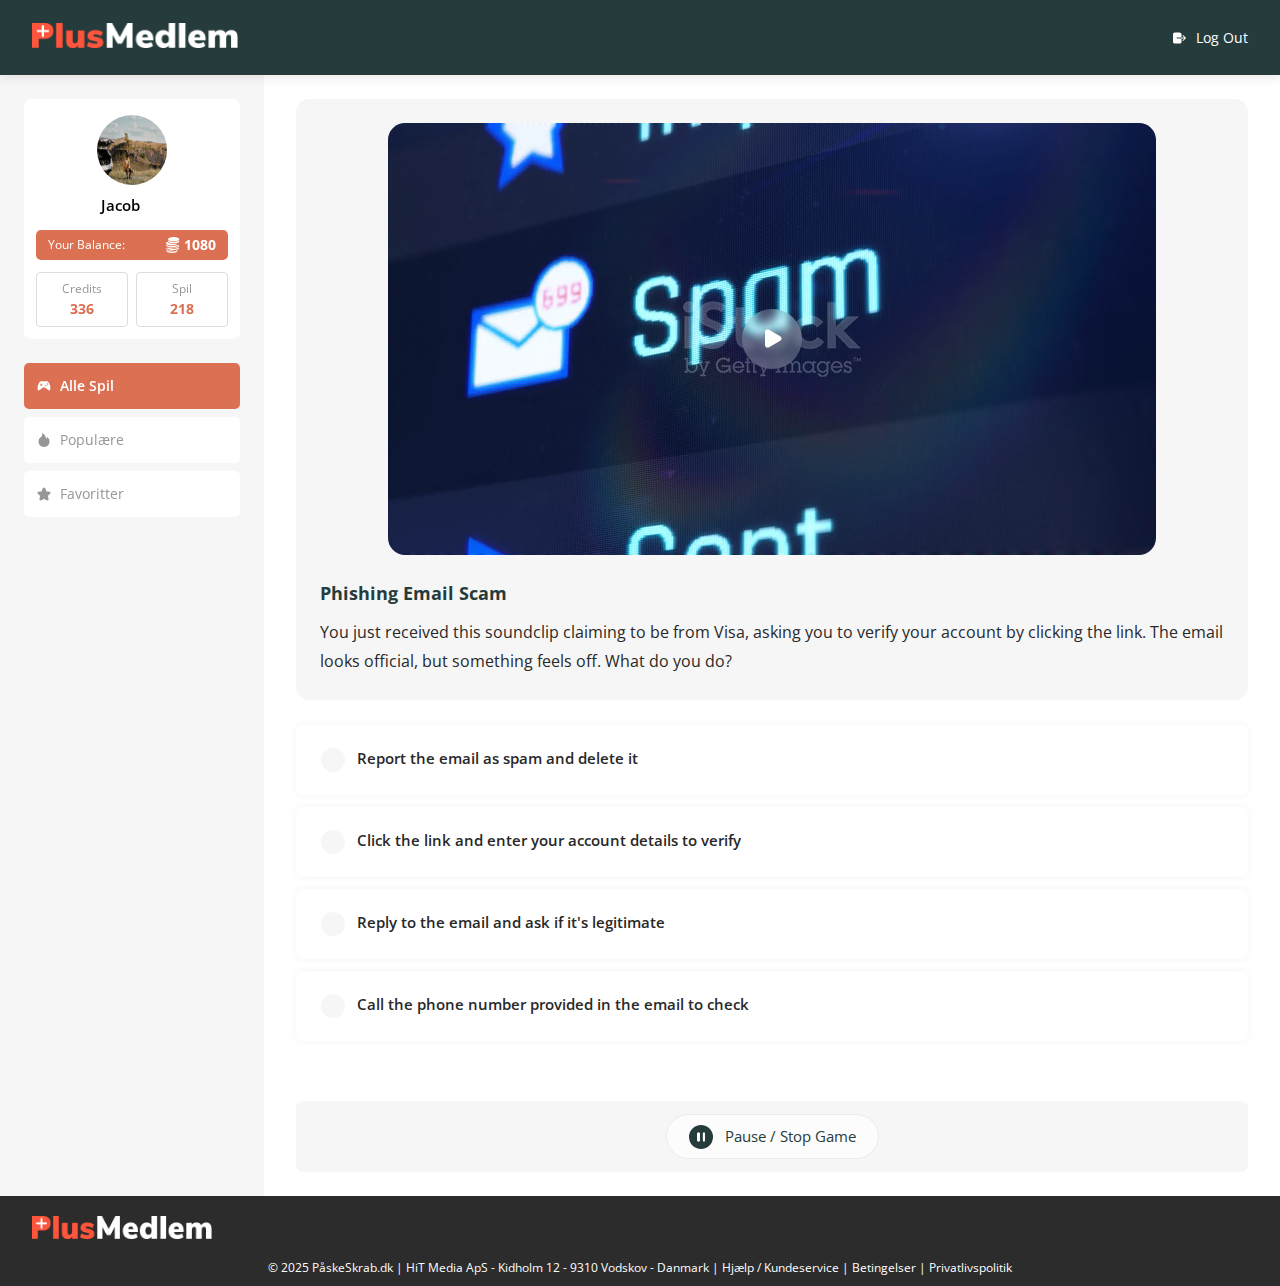
<file: pages/game-video-format.html>
<!DOCTYPE html>
<html lang="en">

<head>
  <meta charset="UTF-8">
  <meta http-equiv="X-UA-Compatible" content="IE=edge">
  <meta name="viewport" content="width=device-width, initial-scale=1, maximum-scale=1">
  <title>Video format</title>
  <link rel="stylesheet" href="../css/fraud-game.css">
</head>

<body>
  <div class="page-wrapper">
    <header class="header">
      <div class="vd-wrapper">
        <div class="header__row">
          <div class="header__burger burger-btn">
            <span class="burger-btn__line"></span>
            <span class="burger-btn__line"></span>
            <span class="burger-btn__line"></span>
            <span class="burger-btn__text">Menu</span>
          </div>

          <nav class="header__menu">
            <ul class="header__list">
              <li><a class="header__link" href=" https://plusmedlem.dk/home">Forsiden</a></li>
              <li><a class="header__link" href="https://plusmedlem.dk/game">Spil</a></li>
              <li><a class="header__link" href="https://plusmedlem.dk/plus/savemoney/home">Sparetips</a></li>
              <li><a class="header__link" href="https://plusmedlem.dk/plus/fraudstopper/home">Svindel Stopper</a></li>
              <li><a class="header__link" href="https://plusmedlem.dk/vouchers">Rabatkoder</a></li>
              <li><a class="header__link" href="https://plusmedlem.dk/account">Din konto</a></li>
              <li><a class="header__link" href="https://plusmedlem.dk/help">Hjælp</a></li>
              <li><a class="header__link" href="https://plusmedlem.dk/upgrade">Features</a></li>
              <li><a class="header__link" href="https://plusmedlem.dk/logout">Log ud</a></li>
            </ul>
          </nav>

          <a href="#" class="header__logo">
            <img src="../img/logo.png" alt="logo">
          </a>
          <div class="header__btns">
            <a href="#" class="header__log-out">Log Out</a>
          </div>
        </div>
      </div>
    </header>
    <div class="vd-wrapper main-wrapper">
      <div class="aside sidebar">
        <div class="sidebar__sticky-content">
          <div class="user-widget">
            <div class="user-widget__photo">
              <img src="../img/user-photo.jpg" alt="user">
            </div>
            <div class="user-widget__name">
              <span>Jacob</span>
              <button class="btn_edit-name">
              </button>
            </div>
            <div class="user-widget__balance">
              <div>Your Balance:</div>
              <div class="balance">
                <img src="../img/icons/coins.svg" alt="balance">
                <span>1080</span>
              </div>
            </div>

            <div class="user-widget__row">
              <div class="user-widget-card">
                <div class="user-widget-card__title">Credits</div>
                <div class="user-widget-card__value">336</div>
              </div>
              <div class="user-widget-card">
                <div class="user-widget-card__title">Spil</div>
                <div class="user-widget-card__value">218</div>
              </div>
            </div>
          </div>

          <div class="toolbar">
            <a href="#" class="toolbar-item active">
              <div class="toolbar-item__icon toolbar-item__icon_games"></div>
              <div class="toolbar-item__text"><span class="hide-on-mob">Alle</span> Spil</div>
            </a>
            <a href="#" class="toolbar-item">
              <div class="toolbar-item__icon toolbar-item__icon_popular"></div>
              <div class="toolbar-item__text">Populære</div>
            </a>
            <a href="#" class="toolbar-item">
              <div class="toolbar-item__icon toolbar-item__icon_favorites"></div>
              <div class="toolbar-item__text">Favoritter</div>
            </a>

            <!-- <a href="#" class="toolbar-item">
						<div class="toolbar-item__icon toolbar-item__icon_highscore"></div>
						<div class="toolbar-item__text">Highscore</div>
					</a>
					<a href="#" class="toolbar-item">
						<div class="toolbar-item__icon toolbar-item__icon_prizes"></div>
						<div class="toolbar-item__text">Prizes</div>
					</a> -->
          </div>
        </div>
      </div>
      <div class="main main_without-overflow">
        <div class="fraud-game">
          <div class="fraud-question">
            <div class="fraud-question__video">
              <video id="video-file" width="768" height="432" src="../media/video.mp4"></video>
              <button class="video-btn" id="videoToggle">
                <span class="icon-play"></span>
              </button>
            </div>
            <div class="fraud-question__title">Phishing Email Scam</div>
            <div class="fraud-question__text">
              You just received this soundclip claiming to be from Visa, asking you to verify your account by clicking
              the
              link. The
              email looks official, but something feels off. What do you do?
            </div>
          </div>

          <div class="fraud-answers">
            <div class="answer" data-correct="true" data-url="correct-choice.html">
              <div class="answer__text">Report the email as spam and delete it</div>
            </div>
            <div class="answer" data-correct="false" data-url="wrong-choice.html">
              <div class="answer__text">Click the link and enter your account details to verify</div>
            </div>
            <div class="answer" data-correct="false" data-url="wrong-choice.html">
              <div class="answer__text">Reply to the email and ask if it's legitimate</div>
            </div>
            <div class="answer" data-correct="false" data-url="wrong-choice.html">
              <div class="answer__text">Call the phone number provided in the email to check</div>
            </div>
          </div>

          <div class="pause-game">
            <a href="#" class="step-btn step-btn_light step-btn_pause">Pause / Stop Game</a>
          </div>
        </div>
      </div>
    </div>
    <footer class="vd-footer">
      <div class="vd-wrapper">
        <div>
          <a href="#" class="vd-footer__logo">
            <img src="../img/logo.png" alt="logo">
          </a>
        </div>
        <div class="vd-footer__text">
          © 2025 PåskeSkrab.dk | HiT Media ApS - Kidholm 12 - 9310 Vodskov - Danmark | <a href="#" target="_blank">Hjælp
            / Kundeservice</a> | <a href="#" target="_blank">Betingelser</a> | <a href="#"
            target="_blank">Privatlivspolitik</a>

        </div>
      </div>
    </footer>
  </div>
  <script src="../js/script.js"></script>

  <script>
    let redirectUrlCorrect = "../pages/correct-choice.html";
    let redirectUrlWrong = "../pages/wrong-choice.html";
  </script>
  <script src="../js/media.js"></script>
</body>

</html>
</file>
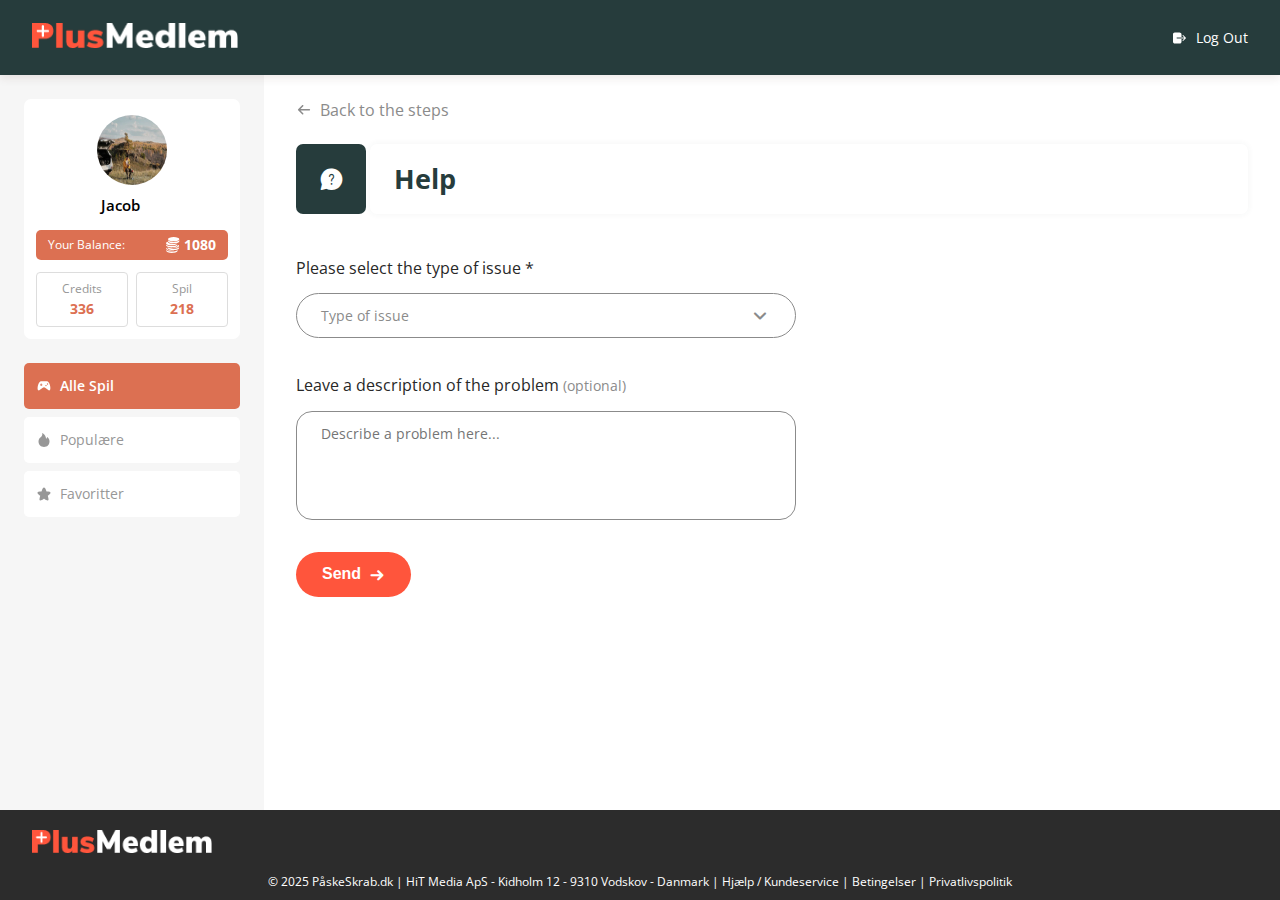
<file: pages/guides-help.html>
<!DOCTYPE html>
<html lang="en">

<head>
  <meta charset="UTF-8">
  <meta http-equiv="X-UA-Compatible" content="IE=edge">
  <meta name="viewport" content="width=device-width, initial-scale=1, maximum-scale=1">
  <title>Help</title>
  <link rel="stylesheet" href="../css/fraud-game.css">
</head>

<body>
  <div class="page-wrapper">
    <header class="header">
      <div class="vd-wrapper">
        <div class="header__row">
          <div class="header__burger burger-btn">
            <span class="burger-btn__line"></span>
            <span class="burger-btn__line"></span>
            <span class="burger-btn__line"></span>
            <span class="burger-btn__text">Menu</span>
          </div>

          <nav class="header__menu">
            <ul class="header__list">
              <li><a class="header__link" href=" https://plusmedlem.dk/home">Forsiden</a></li>
              <li><a class="header__link" href="https://plusmedlem.dk/game">Spil</a></li>
              <li><a class="header__link" href="https://plusmedlem.dk/plus/savemoney/home">Sparetips</a></li>
              <li><a class="header__link" href="https://plusmedlem.dk/plus/fraudstopper/home">Svindel Stopper</a></li>
              <li><a class="header__link" href="https://plusmedlem.dk/vouchers">Rabatkoder</a></li>
              <li><a class="header__link" href="https://plusmedlem.dk/account">Din konto</a></li>
              <li><a class="header__link" href="https://plusmedlem.dk/help">Hjælp</a></li>
              <li><a class="header__link" href="https://plusmedlem.dk/upgrade">Features</a></li>
              <li><a class="header__link" href="https://plusmedlem.dk/logout">Log ud</a></li>
            </ul>
          </nav>

          <a href="#" class="header__logo">
            <img src="../img/logo.png" alt="logo">
          </a>
          <div class="header__btns">
            <a href="#" class="header__log-out">Log Out</a>
          </div>
        </div>
      </div>
    </header>
    <div class="vd-wrapper main-wrapper">
      <div class="aside sidebar">
        <div class="sidebar__sticky-content">
          <div class="user-widget">
            <div class="user-widget__photo">
              <img src="../img/user-photo.jpg" alt="user">
            </div>
            <div class="user-widget__name">
              <span>Jacob</span>
              <button class="btn_edit-name">
              </button>
            </div>
            <div class="user-widget__balance">
              <div>Your Balance:</div>
              <div class="balance">
                <img src="../img/icons/coins.svg" alt="balance">
                <span>1080</span>
              </div>
            </div>

            <div class="user-widget__row">
              <div class="user-widget-card">
                <div class="user-widget-card__title">Credits</div>
                <div class="user-widget-card__value">336</div>
              </div>
              <div class="user-widget-card">
                <div class="user-widget-card__title">Spil</div>
                <div class="user-widget-card__value">218</div>
              </div>
            </div>
          </div>

          <div class="toolbar">
            <a href="#" class="toolbar-item active">
              <div class="toolbar-item__icon toolbar-item__icon_games"></div>
              <div class="toolbar-item__text"><span class="hide-on-mob">Alle</span> Spil</div>
            </a>
            <a href="#" class="toolbar-item">
              <div class="toolbar-item__icon toolbar-item__icon_popular"></div>
              <div class="toolbar-item__text">Populære</div>
            </a>
            <a href="#" class="toolbar-item">
              <div class="toolbar-item__icon toolbar-item__icon_favorites"></div>
              <div class="toolbar-item__text">Favoritter</div>
            </a>

            <!-- <a href="#" class="toolbar-item">
						<div class="toolbar-item__icon toolbar-item__icon_highscore"></div>
						<div class="toolbar-item__text">Highscore</div>
					</a>
					<a href="#" class="toolbar-item">
						<div class="toolbar-item__icon toolbar-item__icon_prizes"></div>
						<div class="toolbar-item__text">Prizes</div>
					</a> -->
          </div>
        </div>
      </div>
      <div class="main main_without-overflow">
        <section class="step-guide guides-help">
          <div class="back-link back-link_desktop">
            <a href="../pages/step-2.html">Back to the steps</a>
          </div>
          <div class="step-guide-header-wrapper">
            <div class="step-guide-header">
              <div class="step-guide-header__number">
                <span class="icon-question"></span>
              </div>
              <h2 class="step-guide-header__title">Help</h2>
            </div>
          </div>

          <form class="guide-help-form">
            <div class="form-group guide-help-form__issue">
              <label class="label">Please select the type of issue *</label>
              <div class="custom-dropdown">
                <div class="custom-dropdown__selected">Type of issue</div>
                <div class="custom-dropdown__arrow icon-arrow-down">
                </div>
                <div class="custom-dropdown__options">
                  <div class="custom-dropdown__option">Option 1</div>
                  <div class="custom-dropdown__option">Option 2</div>
                  <div class="custom-dropdown__option">Option 3</div>
                </div>
              </div>
            </div>
            <div class="form-group guide-help-form__problem">
              <label class="label" for="problem">Leave a description of the problem <span
                  class="small-txt">(optional)</span></label>
              <textarea class="textarea" id="problem" name="problem"
                placeholder="Describe a problem here..."></textarea>
            </div>

            <div class="step-guide__nav">
              <button type="submit" class="step-btn step-btn_next">Send</button>
            </div>

            <div class="back-link back-link_mob">
              <a href="../pages/step-2.html">Back to the steps</a>
            </div>
          </form>
        </section>

      </div>
    </div>
    <footer class="vd-footer">
      <div class="vd-wrapper">
        <div>
          <a href="#" class="vd-footer__logo">
            <img src="../img/logo.png" alt="logo">
          </a>
        </div>
        <div class="vd-footer__text">
          © 2025 PåskeSkrab.dk | HiT Media ApS - Kidholm 12 - 9310 Vodskov - Danmark | <a href="#" target="_blank">Hjælp
            / Kundeservice</a> | <a href="#" target="_blank">Betingelser</a> | <a href="#"
            target="_blank">Privatlivspolitik</a>

        </div>
      </div>

    </footer>
  </div>
  <script src="../js/script.js"></script>

  <script src="../js/dropdown-script.js"></script>
</body>

</html>
</file>
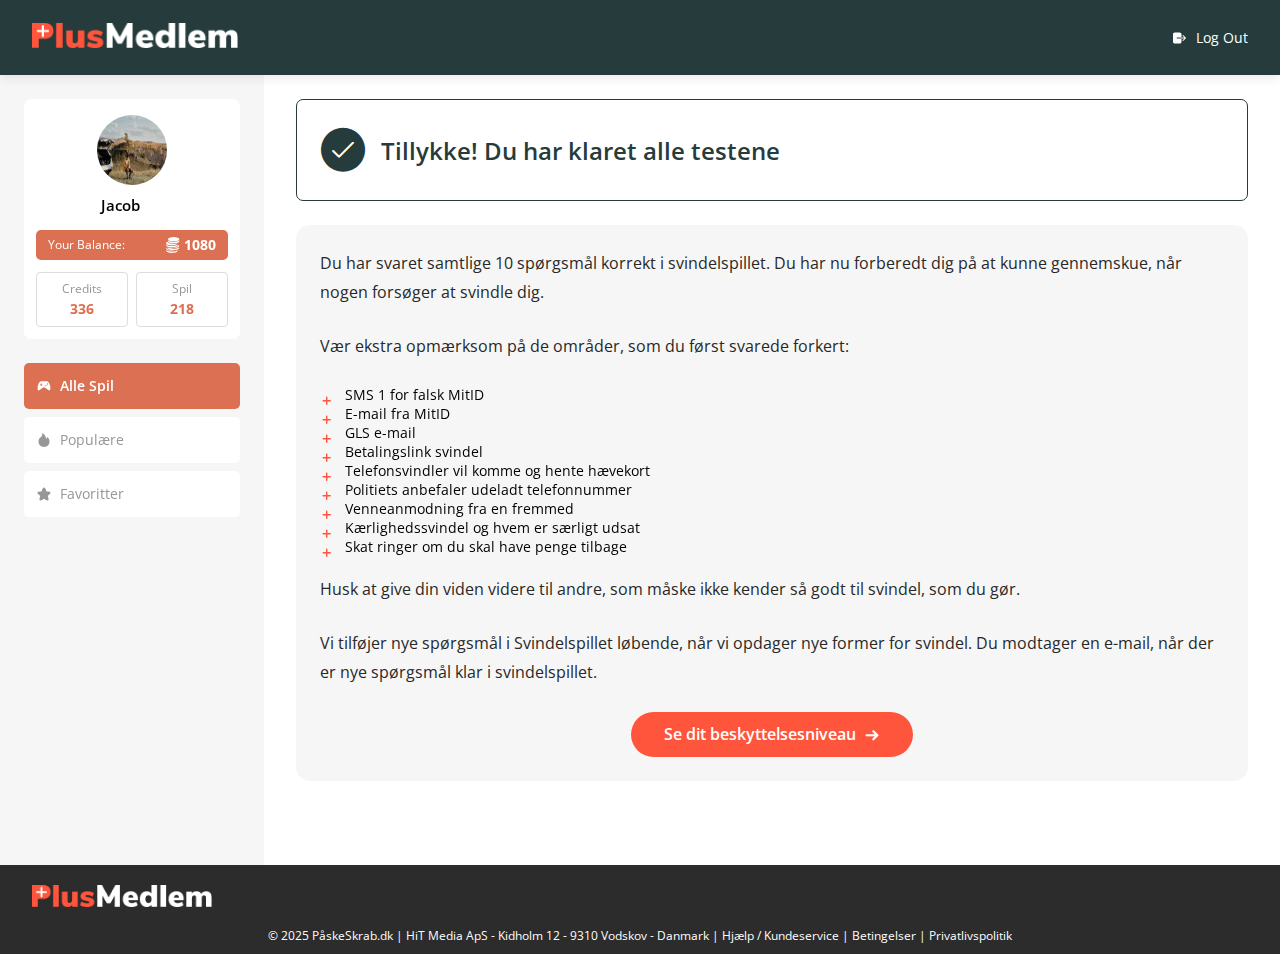
<file: pages/items-list.html>
<!DOCTYPE html>
<html lang="en">

<head>
  <meta charset="UTF-8">
  <meta http-equiv="X-UA-Compatible" content="IE=edge">
  <meta name="viewport" content="width=device-width, initial-scale=1, maximum-scale=1">
  <title>Items list</title>
  <link rel="stylesheet" href="../css/fraud-game.css">
</head>

<body>
  <div class="page-wrapper">
    <header class="header">
      <div class="vd-wrapper">
        <div class="header__row">
          <div class="header__burger burger-btn">
            <span class="burger-btn__line"></span>
            <span class="burger-btn__line"></span>
            <span class="burger-btn__line"></span>
            <span class="burger-btn__text">Menu</span>
          </div>

          <nav class="header__menu">
            <ul class="header__list">
              <li><a class="header__link" href=" https://plusmedlem.dk/home">Forsiden</a></li>
              <li><a class="header__link" href="https://plusmedlem.dk/game">Spil</a></li>
              <li><a class="header__link" href="https://plusmedlem.dk/plus/savemoney/home">Sparetips</a></li>
              <li><a class="header__link" href="https://plusmedlem.dk/plus/fraudstopper/home">Svindel Stopper</a></li>
              <li><a class="header__link" href="https://plusmedlem.dk/vouchers">Rabatkoder</a></li>
              <li><a class="header__link" href="https://plusmedlem.dk/account">Din konto</a></li>
              <li><a class="header__link" href="https://plusmedlem.dk/help">Hjælp</a></li>
              <li><a class="header__link" href="https://plusmedlem.dk/upgrade">Features</a></li>
              <li><a class="header__link" href="https://plusmedlem.dk/logout">Log ud</a></li>
            </ul>
          </nav>

          <a href="#" class="header__logo">
            <img src="../img/logo.png" alt="logo">
          </a>
          <div class="header__btns">
            <a href="#" class="header__log-out">Log Out</a>
          </div>
        </div>
      </div>
    </header>
    <div class="vd-wrapper main-wrapper">
      <div class="aside sidebar">
        <div class="sidebar__sticky-content">
          <div class="user-widget">
            <div class="user-widget__photo">
              <img src="../img/user-photo.jpg" alt="user">
            </div>
            <div class="user-widget__name">
              <span>Jacob</span>
              <button class="btn_edit-name">
              </button>
            </div>
            <div class="user-widget__balance">
              <div>Your Balance:</div>
              <div class="balance">
                <img src="../img/icons/coins.svg" alt="balance">
                <span>1080</span>
              </div>
            </div>

            <div class="user-widget__row">
              <div class="user-widget-card">
                <div class="user-widget-card__title">Credits</div>
                <div class="user-widget-card__value">336</div>
              </div>
              <div class="user-widget-card">
                <div class="user-widget-card__title">Spil</div>
                <div class="user-widget-card__value">218</div>
              </div>
            </div>
          </div>

          <div class="toolbar">
            <a href="#" class="toolbar-item active">
              <div class="toolbar-item__icon toolbar-item__icon_games"></div>
              <div class="toolbar-item__text"><span class="hide-on-mob">Alle</span> Spil</div>
            </a>
            <a href="#" class="toolbar-item">
              <div class="toolbar-item__icon toolbar-item__icon_popular"></div>
              <div class="toolbar-item__text">Populære</div>
            </a>
            <a href="#" class="toolbar-item">
              <div class="toolbar-item__icon toolbar-item__icon_favorites"></div>
              <div class="toolbar-item__text">Favoritter</div>
            </a>

            <!-- <a href="#" class="toolbar-item">
						<div class="toolbar-item__icon toolbar-item__icon_highscore"></div>
						<div class="toolbar-item__text">Highscore</div>
					</a>
					<a href="#" class="toolbar-item">
						<div class="toolbar-item__icon toolbar-item__icon_prizes"></div>
						<div class="toolbar-item__text">Prizes</div>
					</a> -->
          </div>
        </div>
      </div>
      <div class="main main_without-overflow">


        <div class="answer-status">
          <div class="answer-status__text"><span class="answer-status__icon icon-check-circle-filled"></span>
            <span>Tillykke! Du har klaret alle testene</span>
          </div>

        </div>

        <div class="fraud-question fraud-question_explanation">

          <p>Du har svaret samtlige 10 spørgsmål korrekt i svindelspillet. Du har nu forberedt dig på at kunne
            gennemskue,
            når
            nogen forsøger at svindle dig.</p>



          <p>Vær ekstra opmærksom på de områder, som du først svarede forkert:</p>


          <ul>


            <li>SMS 1 for falsk MitID</li>


            <li>E-mail fra MitID</li>


            <li>GLS e-mail</li>


            <li>Betalingslink svindel</li>


            <li>Telefonsvindler vil komme og hente hævekort</li>


            <li>Politiets anbefaler udeladt telefonnummer</li>


            <li>Venneanmodning fra en fremmed</li>


            <li>Kærlighedssvindel og hvem er særligt udsat</li>


            <li>Skat ringer om du skal have penge tilbage</li>


          </ul>

          <br>

          <p>Husk at give din viden videre til andre, som måske ikke kender så godt til svindel, som du gør.</p>

          <p>Vi tilføjer nye spørgsmål i Svindelspillet løbende, når vi opdager nye former for svindel. Du modtager en
            e-mail,
            når der er nye spørgsmål klar i svindelspillet.</p>

          <div class="txt-center">
            <a href="https://plusmedlem.dk/home" class="step-btn step-btn_next">Se dit beskyttelsesniveau</a>
          </div>

        </div>


      </div>
    </div>
    <footer class="vd-footer">
      <div class="vd-wrapper">
        <div>
          <a href="#" class="vd-footer__logo">
            <img src="../img/logo.png" alt="logo">
          </a>
        </div>
        <div class="vd-footer__text">
          © 2025 PåskeSkrab.dk | HiT Media ApS - Kidholm 12 - 9310 Vodskov - Danmark | <a href="#" target="_blank">Hjælp
            / Kundeservice</a> | <a href="#" target="_blank">Betingelser</a> | <a href="#"
            target="_blank">Privatlivspolitik</a>

        </div>
      </div>
    </footer>
  </div>
  <script src="../js/script.js"></script>

</body>

</html>
</file>
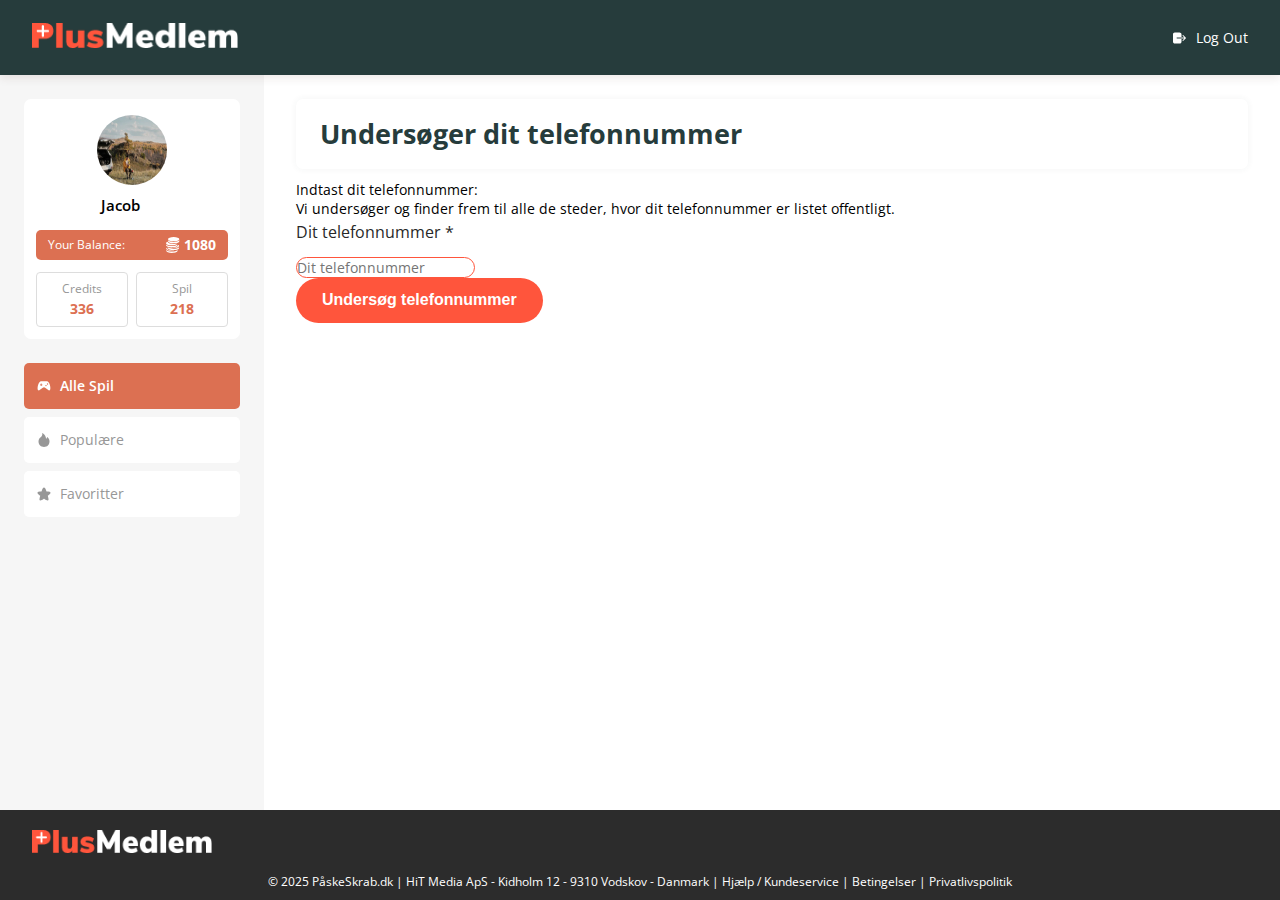
<file: pages/phonenumber.html>
<!DOCTYPE html>
<html lang="en">

<head>
  <meta charset="UTF-8">
  <meta http-equiv="X-UA-Compatible" content="IE=edge">
  <meta name="viewport" content="width=device-width, initial-scale=1, maximum-scale=1">
  <title>Phone</title>
  <link rel="stylesheet" href="../css/fraud-game.css">
</head>

<body>
  <div class="page-wrapper">
    <header class="header">
      <div class="vd-wrapper">
        <div class="header__row">
          <div class="header__burger burger-btn">
            <span class="burger-btn__line"></span>
            <span class="burger-btn__line"></span>
            <span class="burger-btn__line"></span>
            <span class="burger-btn__text">Menu</span>
          </div>

          <nav class="header__menu">
            <ul class="header__list">
              <li><a class="header__link" href=" https://plusmedlem.dk/home">Forsiden</a></li>
              <li><a class="header__link" href="https://plusmedlem.dk/game">Spil</a></li>
              <li><a class="header__link" href="https://plusmedlem.dk/plus/savemoney/home">Sparetips</a></li>
              <li><a class="header__link" href="https://plusmedlem.dk/plus/fraudstopper/home">Svindel Stopper</a></li>
              <li><a class="header__link" href="https://plusmedlem.dk/vouchers">Rabatkoder</a></li>
              <li><a class="header__link" href="https://plusmedlem.dk/account">Din konto</a></li>
              <li><a class="header__link" href="https://plusmedlem.dk/help">Hjælp</a></li>
              <li><a class="header__link" href="https://plusmedlem.dk/upgrade">Features</a></li>
              <li><a class="header__link" href="https://plusmedlem.dk/logout">Log ud</a></li>
            </ul>
          </nav>

          <a href="#" class="header__logo">
            <img src="../img/logo.png" alt="logo">
          </a>
          <div class="header__btns">
            <a href="#" class="header__log-out">Log Out</a>
          </div>
        </div>
      </div>
    </header>
    <div class="vd-wrapper main-wrapper">
      <div class="aside sidebar">
        <div class="sidebar__sticky-content">
          <div class="user-widget">
            <div class="user-widget__photo">
              <img src="../img/user-photo.jpg" alt="user">
            </div>
            <div class="user-widget__name">
              <span>Jacob</span>
              <button class="btn_edit-name">
              </button>
            </div>
            <div class="user-widget__balance">
              <div>Your Balance:</div>
              <div class="balance">
                <img src="../img/icons/coins.svg" alt="balance">
                <span>1080</span>
              </div>
            </div>

            <div class="user-widget__row">
              <div class="user-widget-card">
                <div class="user-widget-card__title">Credits</div>
                <div class="user-widget-card__value">336</div>
              </div>
              <div class="user-widget-card">
                <div class="user-widget-card__title">Spil</div>
                <div class="user-widget-card__value">218</div>
              </div>
            </div>
          </div>

          <div class="toolbar">
            <a href="#" class="toolbar-item active">
              <div class="toolbar-item__icon toolbar-item__icon_games"></div>
              <div class="toolbar-item__text"><span class="hide-on-mob">Alle</span> Spil</div>
            </a>
            <a href="#" class="toolbar-item">
              <div class="toolbar-item__icon toolbar-item__icon_popular"></div>
              <div class="toolbar-item__text">Populære</div>
            </a>
            <a href="#" class="toolbar-item">
              <div class="toolbar-item__icon toolbar-item__icon_favorites"></div>
              <div class="toolbar-item__text">Favoritter</div>
            </a>

            <!-- <a href="#" class="toolbar-item">
						<div class="toolbar-item__icon toolbar-item__icon_highscore"></div>
						<div class="toolbar-item__text">Highscore</div>
					</a>
					<a href="#" class="toolbar-item">
						<div class="toolbar-item__icon toolbar-item__icon_prizes"></div>
						<div class="toolbar-item__text">Prizes</div>
					</a> -->
          </div>
        </div>
      </div>

      <div class="main main_without-overflow">
        <section class="step-guide">
          <div class="step-guide-header-wrapper">
            <div class="step-guide-header">
              <h2 class="step-guide-header__title">Undersøger dit telefonnummer</h2>
            </div>
          </div>
          <div class="testing">
            <div class="testing__title">
              <div class="testing__icon">
                <span class="icon-warning"></span>
              </div>
              <div class="testing__text">Indtast dit telefonnummer:</div>
            </div>
            <div class="testing__meter phone-form">
              <p class="form-text">Vi undersøger og finder frem til alle de steder, hvor dit telefonnummer er listet
                offentligt.
              </p>
              <form role="form " method="POST" action="https://plusmedlem.dk/fraud/phonenumber/enter">

                <input type="hidden" name="_token" value="Dtifo8xetwbQy2zfJFhPUoVbSnnOjXk5PyVB5Qro">

                <div class="form-group">
                  <label class="label" for="phonenumber">Dit telefonnummer *</label>
                  <input class="input" id="phonenumber" type="input" name="phonenumber" placeholder="Dit telefonnummer"
                    maxlength="8" required="" autofocus="" inputmode="numeric">
                </div>
                <div><button type="submit" class="step-btn">
                    Undersøg telefonnummer
                  </button></div>
              </form>
            </div>
          </div>


        </section>
      </div>

    </div>
    <footer class="vd-footer">
      <div class="vd-wrapper">
        <div>
          <a href="#" class="vd-footer__logo">
            <img src="../img/logo.png" alt="logo">
          </a>
        </div>
        <div class="vd-footer__text">
          © 2025 PåskeSkrab.dk | HiT Media ApS - Kidholm 12 - 9310 Vodskov - Danmark | <a href="#" target="_blank">Hjælp
            / Kundeservice</a> | <a href="#" target="_blank">Betingelser</a> | <a href="#"
            target="_blank">Privatlivspolitik</a>

        </div>
      </div>
    </footer>
  </div>
  <script src="../js/script.js"></script>
  <script>
    const phoneInput = document.getElementById('phonenumber');
    phoneInput.addEventListener('input', function () {
      this.value = this.value.replace(/\D/g, '');
    });
  </script>
</body>

</html>
</file>
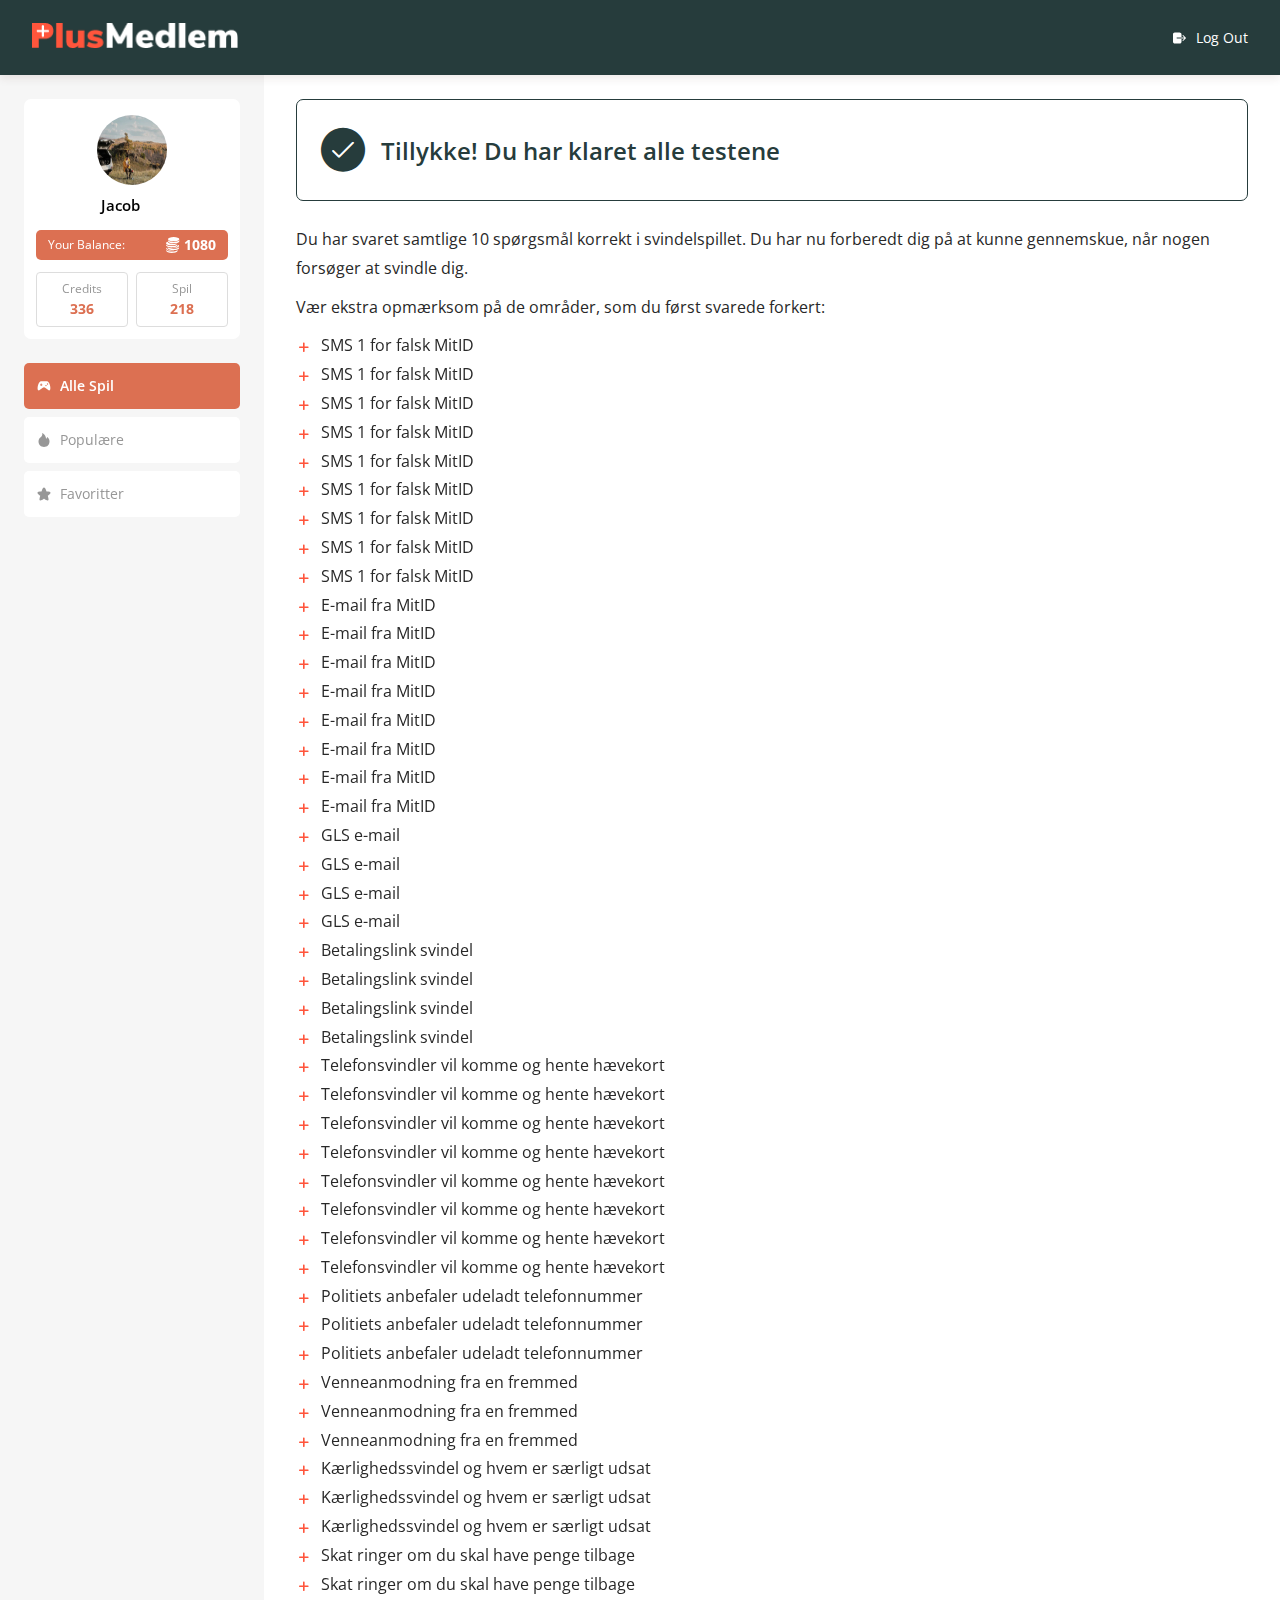
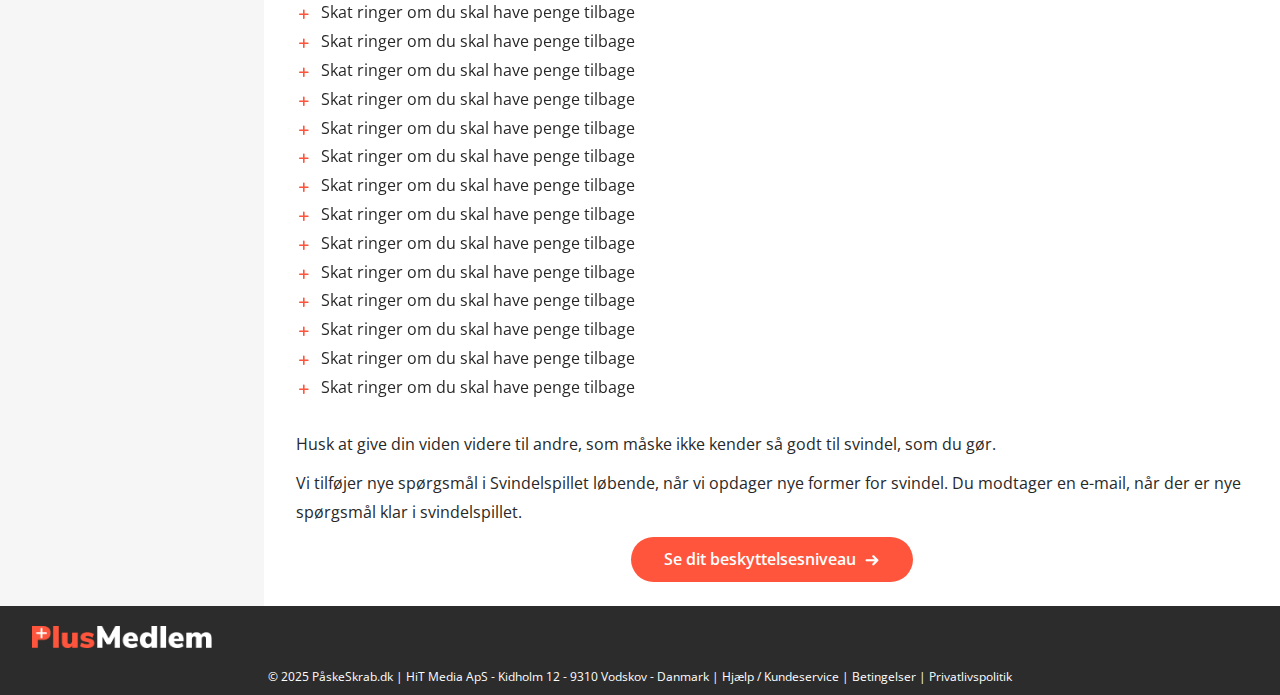
<file: pages/questions-ends.html>
<!DOCTYPE html>
<html lang="en">

<head>
  <meta charset="UTF-8">
  <meta http-equiv="X-UA-Compatible" content="IE=edge">
  <meta name="viewport" content="width=device-width, initial-scale=1, maximum-scale=1">
  <title>End</title>
  <link rel="stylesheet" href="../css/fraud-game.css">
</head>

<body class="mob-hide-toolbar">
  <div class="page-wrapper">
    <header class="header">
      <div class="vd-wrapper">
        <div class="header__row">
          <div class="header__burger burger-btn">
            <span class="burger-btn__line"></span>
            <span class="burger-btn__line"></span>
            <span class="burger-btn__line"></span>
            <span class="burger-btn__text">Menu</span>
          </div>

          <nav class="header__menu">
            <ul class="header__list">
              <li><a class="header__link" href=" https://plusmedlem.dk/home">Forsiden</a></li>
              <li><a class="header__link" href="https://plusmedlem.dk/game">Spil</a></li>
              <li><a class="header__link" href="https://plusmedlem.dk/plus/savemoney/home">Sparetips</a></li>
              <li><a class="header__link" href="https://plusmedlem.dk/plus/fraudstopper/home">Svindel Stopper</a></li>
              <li><a class="header__link" href="https://plusmedlem.dk/vouchers">Rabatkoder</a></li>
              <li><a class="header__link" href="https://plusmedlem.dk/account">Din konto</a></li>
              <li><a class="header__link" href="https://plusmedlem.dk/help">Hjælp</a></li>
              <li><a class="header__link" href="https://plusmedlem.dk/upgrade">Features</a></li>
              <li><a class="header__link" href="https://plusmedlem.dk/logout">Log ud</a></li>
            </ul>
          </nav>

          <a href="#" class="header__logo">
            <img src="../img/logo.png" alt="logo">
          </a>
          <div class="header__btns">
            <a href="#" class="header__log-out">Log Out</a>
          </div>
        </div>
      </div>
    </header>
    <div class="vd-wrapper main-wrapper">
      <div class="aside sidebar">
        <div class="sidebar__sticky-content">
          <div class="user-widget">
            <div class="user-widget__photo">
              <img src="../img/user-photo.jpg" alt="user">
            </div>
            <div class="user-widget__name">
              <span>Jacob</span>
              <button class="btn_edit-name">
              </button>
            </div>
            <div class="user-widget__balance">
              <div>Your Balance:</div>
              <div class="balance">
                <img src="../img/icons/coins.svg" alt="balance">
                <span>1080</span>
              </div>
            </div>

            <div class="user-widget__row">
              <div class="user-widget-card">
                <div class="user-widget-card__title">Credits</div>
                <div class="user-widget-card__value">336</div>
              </div>
              <div class="user-widget-card">
                <div class="user-widget-card__title">Spil</div>
                <div class="user-widget-card__value">218</div>
              </div>
            </div>
          </div>

          <div class="toolbar">
            <a href="#" class="toolbar-item active">
              <div class="toolbar-item__icon toolbar-item__icon_games"></div>
              <div class="toolbar-item__text"><span class="hide-on-mob">Alle</span> Spil</div>
            </a>
            <a href="#" class="toolbar-item">
              <div class="toolbar-item__icon toolbar-item__icon_popular"></div>
              <div class="toolbar-item__text">Populære</div>
            </a>
            <a href="#" class="toolbar-item">
              <div class="toolbar-item__icon toolbar-item__icon_favorites"></div>
              <div class="toolbar-item__text">Favoritter</div>
            </a>

            <!-- <a href="#" class="toolbar-item">
						<div class="toolbar-item__icon toolbar-item__icon_highscore"></div>
						<div class="toolbar-item__text">Highscore</div>
					</a>
					<a href="#" class="toolbar-item">
						<div class="toolbar-item__icon toolbar-item__icon_prizes"></div>
						<div class="toolbar-item__text">Prizes</div>
					</a> -->
          </div>
        </div>
      </div>
      <div class="main main_without-overflow">
        <div class="answer-status">
          <div class="answer-status__text"><span class="answer-status__icon icon-check-circle-filled"></span>
            <span>Tillykke! Du har klaret alle testene</span>
          </div>
        </div>

        <div class="questions-end step-guide__text">

          <p>Du har svaret samtlige 10 spørgsmål korrekt i svindelspillet. Du har nu forberedt dig på at kunne
            gennemskue,
            når
            nogen forsøger at svindle dig.</p>



          <p>Vær ekstra opmærksom på de områder, som du først svarede forkert:</p>

          <ul>


            <li>SMS 1 for falsk MitID</li>


            <li>SMS 1 for falsk MitID</li>


            <li>SMS 1 for falsk MitID</li>


            <li>SMS 1 for falsk MitID</li>


            <li>SMS 1 for falsk MitID</li>


            <li>SMS 1 for falsk MitID</li>


            <li>SMS 1 for falsk MitID</li>


            <li>SMS 1 for falsk MitID</li>


            <li>SMS 1 for falsk MitID</li>


            <li>E-mail fra MitID</li>


            <li>E-mail fra MitID</li>


            <li>E-mail fra MitID</li>


            <li>E-mail fra MitID</li>


            <li>E-mail fra MitID</li>


            <li>E-mail fra MitID</li>


            <li>E-mail fra MitID</li>


            <li>E-mail fra MitID</li>


            <li>GLS e-mail</li>


            <li>GLS e-mail</li>


            <li>GLS e-mail</li>


            <li>GLS e-mail</li>


            <li>Betalingslink svindel</li>


            <li>Betalingslink svindel</li>


            <li>Betalingslink svindel</li>


            <li>Betalingslink svindel</li>


            <li>Telefonsvindler vil komme og hente hævekort</li>


            <li>Telefonsvindler vil komme og hente hævekort</li>


            <li>Telefonsvindler vil komme og hente hævekort</li>


            <li>Telefonsvindler vil komme og hente hævekort</li>


            <li>Telefonsvindler vil komme og hente hævekort</li>


            <li>Telefonsvindler vil komme og hente hævekort</li>


            <li>Telefonsvindler vil komme og hente hævekort</li>


            <li>Telefonsvindler vil komme og hente hævekort</li>


            <li>Politiets anbefaler udeladt telefonnummer</li>


            <li>Politiets anbefaler udeladt telefonnummer</li>


            <li>Politiets anbefaler udeladt telefonnummer</li>


            <li>Venneanmodning fra en fremmed</li>


            <li>Venneanmodning fra en fremmed</li>


            <li>Venneanmodning fra en fremmed</li>


            <li>Kærlighedssvindel og hvem er særligt udsat</li>


            <li>Kærlighedssvindel og hvem er særligt udsat</li>


            <li>Kærlighedssvindel og hvem er særligt udsat</li>


            <li>Skat ringer om du skal have penge tilbage</li>


            <li>Skat ringer om du skal have penge tilbage</li>


            <li>Skat ringer om du skal have penge tilbage</li>


            <li>Skat ringer om du skal have penge tilbage</li>


            <li>Skat ringer om du skal have penge tilbage</li>


            <li>Skat ringer om du skal have penge tilbage</li>


            <li>Skat ringer om du skal have penge tilbage</li>


            <li>Skat ringer om du skal have penge tilbage</li>


            <li>Skat ringer om du skal have penge tilbage</li>


            <li>Skat ringer om du skal have penge tilbage</li>


            <li>Skat ringer om du skal have penge tilbage</li>


            <li>Skat ringer om du skal have penge tilbage</li>


            <li>Skat ringer om du skal have penge tilbage</li>


            <li>Skat ringer om du skal have penge tilbage</li>


            <li>Skat ringer om du skal have penge tilbage</li>


            <li>Skat ringer om du skal have penge tilbage</li>


          </ul>


          <br>

          <p>Husk at give din viden videre til andre, som måske ikke kender så godt til svindel, som du gør.</p>

          <p>Vi tilføjer nye spørgsmål i Svindelspillet løbende, når vi opdager nye former for svindel. Du modtager en
            e-mail,
            når der er nye spørgsmål klar i svindelspillet.</p>

          <div class="txt-center">
            <a href="https://plusmedlem.dk/home" class="step-btn step-btn_next">Se dit beskyttelsesniveau</a>
          </div>

        </div>
      </div>
    </div>
    <footer class="vd-footer">
      <div class="vd-wrapper">
        <div>
          <a href="#" class="vd-footer__logo">
            <img src="../img/logo.png" alt="logo">
          </a>
        </div>
        <div class="vd-footer__text">
          © 2025 PåskeSkrab.dk | HiT Media ApS - Kidholm 12 - 9310 Vodskov - Danmark | <a href="#" target="_blank">Hjælp
            / Kundeservice</a> | <a href="#" target="_blank">Betingelser</a> | <a href="#"
            target="_blank">Privatlivspolitik</a>

        </div>
      </div>

    </footer>
  </div>
  <script src="../js/script.js"></script>

  <script>
    let redirectUrlCorrect = "../pages/correct-choice.html";
    let redirectUrlWrong = "../pages/wrong-choice.html";
  </script>
  <script src="../js/media.js"></script>
</body>

</html>
</file>
<file: css/fraud-game.css>
@import url("../css/icon-font.css");
@import url("../css/layout.css");
:root {
  --dark-color: #263c3c;
  --text-color: #282828;
  --accent-color: #ff553c;
  --accent-hover-color: #ff2f0f;
  --light-btn-color: #8b8b8b;
  --light-btn-hover-color: #282828;
  --header-bg-color: #263c3c;
  --page-bg-color: #f6f6f6;
}

a {
  text-decoration: none;
}

button {
  border: none;
}

textarea,
input {
  font-family: "Open Sans", sans-serif;
  font-size: 14px;
  line-height: 1;
}

a,
button,
input {
  -webkit-tap-highlight-color: transparent !important;
  outline: none !important;
}

textarea {
  border: none;
  overflow: auto;
  outline: none;
  box-shadow: none;
  line-height: 1.3em;
  resize: none;
}

.main_without-overflow {
  padding-right: 32px;
  background-color: #fff;
}
@media (max-width: 767.98px) {
  .main_without-overflow {
    padding-right: 0;
    padding-top: 0;
  }
}
@media (max-width: 767.98px) {
  .main_without-overflow section {
    padding-inline: 16px;
  }
}

@media (max-width: 767.98px) {
  .step-guide-header-wrapper {
    background-color: var(--header-bg-color);
    margin-inline: -16px;
  }
}

.step-guide-header {
  font-weight: 600;
  display: flex;
  gap: 4px;
  margin-bottom: 11px;
}
@media (max-width: 767.98px) {
  .step-guide-header {
    background-color: var(--page-bg-color);
    border-radius: 30px 30px 0 0;
    padding: 16px;
    margin-bottom: 0;
    align-items: center;
    gap: 16px;
  }
}
.step-guide-header__number {
  border-radius: 7px;
  flex: 1 0 70px;
  background: var(--dark-color);
  font-size: 27px;
  text-align: center;
  color: #fff;
  line-height: 70px;
  min-height: 70px;
  display: flex;
  align-items: center;
  justify-content: center;
}
@media (max-width: 767.98px) {
  .step-guide-header__number {
    font-size: 24px;
    line-height: 54px;
    flex-basis: 54px;
    min-height: 54px;
  }
}
.step-guide-header__title {
  flex: 0 1 100%;
  border-radius: 7px;
  box-shadow: 0 0 7px 0 rgba(43, 70, 76, 0.06);
  background: #fff;
  font-size: 27px;
  color: var(--dark-color);
  padding: 16px 24px;
  line-height: 1.4em;
}
@media (max-width: 767.98px) {
  .step-guide-header__title {
    box-shadow: none;
    background-color: transparent;
    font-size: 24px;
    padding: 0;
  }
}

.step-guide__img {
  width: 100%;
  max-height: 500px;
  border-radius: 7px;
  overflow: clip;
  margin-bottom: 21px;
}
@media (max-width: 767.98px) {
  .step-guide__img {
    border-radius: 0;
    margin-inline: -16px;
    width: unset;
    height: 260px;
    margin-bottom: 28px;
  }
}
.step-guide__img img {
  display: block;
  width: 100%;
}
@media (max-width: 767.98px) {
  .step-guide__img img {
    height: 100%;
    -o-object-fit: cover;
       object-fit: cover;
  }
}
.step-guide__text {
  font-weight: 400;
  font-size: 16px;
  line-height: 1.8em;
  color: var(--text-color);
}
.step-guide__text a {
  text-decoration: underline;
  color: var(--accent-color);
  font-weight: 600;
  transition: color 0.3s;
}
@media (hover: hover) {
  .step-guide__text a:hover {
    color: var(--accent-hover-color);
  }
}
.step-guide__text p {
  margin-bottom: 10px;
}
@media (max-width: 767.98px) {
  .step-guide__text p {
    margin-bottom: 18px;
  }
}
.step-guide__title {
  font-weight: 600;
  font-size: 21px;
}
.step-guide__nav {
  display: flex;
  justify-content: space-between;
  margin-bottom: 40px;
  gap: 15px;
  flex-wrap: wrap;
}
@media (max-width: 767.98px) {
  .step-guide__nav {
    margin-bottom: 64px;
  }
}
@media (max-width: 450px) {
  .step-guide__nav {
    flex-direction: column-reverse;
  }
}
@media (max-width: 450px) {
  .step-guide__nav a {
    flex: 100%;
    justify-content: center;
  }
}
.step-guide__nav_first-step {
  justify-content: flex-end;
}

button.step-btn,
a.step-btn,
.step-btn {
  background-color: var(--accent-color);
  border-radius: 56px;
  font-weight: 600;
  font-size: 16px;
  line-height: 16px;
  text-align: center;
  color: #fff;
  text-decoration: none;
  padding: 14px 33px 15px;
  display: inline-flex;
  gap: 8px;
  align-items: center;
  transition: all 0.3s;
  cursor: pointer;
}
@media (hover: hover) {
  button.step-btn:hover,
a.step-btn:hover,
.step-btn:hover {
    background-color: var(--accent-hover-color);
  }
}
button.step-btn_light,
a.step-btn_light,
.step-btn_light {
  border: 1px solid var(--light-btn-color);
  color: var(--light-btn-color);
  background-color: #fff;
  padding: 13px 32px 14px;
  transition: color, border-color 0.3s;
}
@media (hover: hover) {
  button.step-btn_light:hover,
a.step-btn_light:hover,
.step-btn_light:hover {
    background-color: #fff;
    border-color: var(--light-btn-hover-color);
    color: var(--light-btn-hover-color);
  }
}
button.step-btn_accent,
a.step-btn_accent,
.step-btn_accent {
  border: 1px solid var(--light-btn-color);
  border-color: var(--accent-color);
  color: var(--accent-color);
  background-color: #fff;
  padding: 13px 33px 14px;
}
@media (hover: hover) {
  button.step-btn_accent:hover,
a.step-btn_accent:hover,
.step-btn_accent:hover {
    background-color: #fff;
    border-color: var(--accent-hover-color);
    color: var(--accent-hover-color);
  }
}
button.step-btn_next, button.step-btn_prev,
a.step-btn_next,
a.step-btn_prev,
.step-btn_next,
.step-btn_prev {
  justify-content: center;
}
button.step-btn_next,
a.step-btn_next,
.step-btn_next {
  padding-inline: 33px;
}
button.step-btn_next:after,
a.step-btn_next:after,
.step-btn_next:after {
  content: "\e900";
  font-family: "icomoon";
  position: relative;
  top: 1px;
}
button.step-btn_prev,
a.step-btn_prev,
.step-btn_prev {
  padding-right: 19px;
  padding-left: 17px;
}
button.step-btn_prev:before,
a.step-btn_prev:before,
.step-btn_prev:before {
  content: "\e900";
  font-family: "icomoon";
  transform: rotate(-180deg);
  position: relative;
  top: 1px;
}
button.step-btn_pause,
a.step-btn_pause,
.step-btn_pause {
  padding-right: 22px;
  padding-left: 22px;
  gap: 12px;
  color: var(--dark-color);
  font-weight: 400;
  font-size: 15px;
  border: 1px solid rgba(38, 60, 60, 0.08);
  background: #fcfcfc;
}
button.step-btn_pause:before,
a.step-btn_pause:before,
.step-btn_pause:before {
  content: "\e902";
  font-family: "icomoon";
  position: relative;
  top: 1px;
  font-size: 24px;
}

button.step-btn[type=submit] {
  padding-inline: 26px;
}

.list-title {
  font-weight: 700;
  font-size: 16px;
  line-height: 1.8em;
  margin-bottom: 8px;
}

ul {
  list-style: none;
  padding-left: 0;
  font-weight: 400;
}
ul li {
  position: relative;
  padding-left: 25px;
}
ul li:before {
  content: "\e907";
  font-family: "icomoon";
  color: var(--accent-color);
  position: absolute;
  left: 0;
  line-height: 32px;
}

ol {
  list-style: none;
  counter-reset: my-counter;
}
ol li {
  counter-increment: my-counter;
}
ol li::before {
  content: counter(my-counter) ". ";
  font-weight: 600;
  margin-right: 7px;
}

.line-divider {
  height: 1px;
  background-color: #eeefef;
  width: 100%;
  margin-block: 24px;
}
@media (max-width: 767.98px) {
  .line-divider {
    margin-block: 30px;
  }
}

.step-guide__help-btns {
  border-radius: 7px;
  background: var(--page-bg-color);
  display: flex;
  flex-wrap: wrap;
  gap: 24px;
  align-items: center;
  top: 12px;
  padding: 12px;
  justify-content: center;
}
@media (max-width: 767.98px) {
  .step-guide__help-btns {
    margin-inline: -16px;
    padding: 32px 16px;
  }
}
@media (max-width: 450px) {
  .step-guide__help-btns {
    gap: 16px;
  }
}
.step-guide__help-btns a {
  border: 1px solid rgba(38, 60, 60, 0.08);
  border-radius: 56px;
  background: #fcfcfc;
  color: var(--dark-color);
  font-weight: 400;
  font-size: 16px;
  padding: 11px 27px 10px 27px;
  transition: all 0.3s;
}
@media (hover: hover) {
  .step-guide__help-btns a:hover {
    box-shadow: 0px 4px 10px rgba(38, 60, 60, 0.15);
  }
  .step-guide__help-btns a:hover:before {
    color: var(--accent-hover-color);
  }
}
@media (max-width: 450px) {
  .step-guide__help-btns a {
    flex: 100%;
    justify-content: center;
  }
}

.question-icon-btn {
  display: flex;
  gap: 9px;
  align-items: center;
}
.question-icon-btn:before {
  content: "\e908";
  font-family: "icomoon";
  font-size: 20px;
  transition: color 0.3s;
}

.video-icon-btn {
  display: flex;
  gap: 9px;
  align-items: center;
}
.video-icon-btn:before {
  content: "\e909";
  font-family: "icomoon";
  font-size: 20px;
  transition: color 0.3s;
}

.steps-ends {
  margin-bottom: 40px;
}
@media (max-width: 767.98px) {
  .steps-ends {
    margin-bottom: 47px;
  }
}
.steps-ends__title {
  margin-bottom: 41px;
}
@media (max-width: 767.98px) {
  .steps-ends__title {
    margin-bottom: 30px;
  }
}
@media (max-width: 767.98px) {
  .steps-ends .step-guide-header {
    padding-block: 24px;
  }
}
.steps-ends .guide-feedback-form {
  margin-top: 40px;
}
@media (max-width: 767.98px) {
  .steps-ends .guide-feedback-form {
    margin-top: 48px;
  }
}

.guide-feedback-form textarea {
  height: 110px;
}
@media (max-width: 767.98px) {
  .guide-feedback-form textarea {
    height: 200px;
  }
}
.guide-feedback-form .step-guide__nav {
  margin-top: 20px;
}
@media (max-width: 767.98px) {
  .guide-feedback-form .step-guide__nav {
    margin-top: 28px;
    margin-bottom: 48px;
  }
}

.radio-feedback {
  margin-top: 19px;
  margin-bottom: 10px;
  display: flex;
  -moz-column-gap: 10px;
       column-gap: 10px;
  row-gap: 4px;
  flex-wrap: wrap;
  margin-left: -5px;
}
@media (max-width: 767.98px) {
  .radio-feedback {
    margin-bottom: 18px;
    -moz-column-gap: 17px;
         column-gap: 17px;
  }
}

.img-option {
  flex: 15%;
  min-width: 164px;
  text-align: center;
  cursor: pointer;
  transition: all 0.3s;
}
@media (hover: hover) {
  .img-option:hover {
    box-shadow: 0px 4px 10px rgba(38, 60, 60, 0.15);
  }
  .img-option:hover img {
    transform: translateY(-5px);
  }
}
@media (max-width: 1199.98px) {
  .img-option {
    flex: 0 0 30%;
    flex-basis: calc((100% - 20px) / 3);
    min-width: unset;
  }
}
@media (max-width: 767.98px) {
  .img-option {
    flex-basis: 45%;
    flex-basis: calc((100% - 17px) / 2);
  }
}
.img-option input[type=radio] {
  display: none;
}
.img-option__wrapper {
  display: block;
  padding: 4px;
  border: 1px solid transparent;
  border-radius: 7px;
  height: 100%;
}
.img-option__content {
  display: block;
  background-color: var(--page-bg-color);
  border-radius: 7px;
  padding: 25px 10px 14px 10px;
  position: relative;
  height: 100%;
}
.img-option__content img {
  height: 45px;
  -o-object-fit: contain;
     object-fit: contain;
  margin-bottom: 8px;
  transition: all 0.3s;
}
.img-option__title {
  display: block;
  font-weight: 700;
  font-size: 16px;
  line-height: 1.8em;
}
.img-option__text {
  display: block;
  font-weight: 400;
  font-size: 14px;
  line-height: 1.45;
  color: #8b8b8b;
}
.img-option input[type=radio]:checked + .img-option__wrapper .img-option__content {
  background-color: #fff1ee;
}
.img-option input[type=radio]:checked + .img-option__wrapper {
  border: 1px solid var(--accent-color);
}

label {
  display: block;
  font-weight: 400;
  font-size: 16px;
  line-height: 1.8em;
  color: var(--text-color);
  margin-bottom: 10px;
}
label .small-txt {
  font-size: 14px;
  color: #8b8b8b;
}

input,
textarea {
  border-radius: 16px;
  border: 1px solid #8b8b8b;
  transition: border-color 0.3s;
}
input:focus,
textarea:focus {
  border-color: var(--accent-color);
}

textarea {
  padding: 13px 24px;
  width: 100%;
}

.popular-guides__title {
  font-weight: 600;
  font-size: 27px;
  color: var(--dark-color);
  margin-bottom: 23px;
}

.guide-cards {
  display: flex;
  flex-direction: column;
  gap: 16px;
}

.guide-card {
  border-radius: 13px;
  box-shadow: 0 3px 9px 0 rgba(83, 42, 31, 0.1);
  background: #fff;
  padding: 16px;
  display: flex;
  gap: 26px;
}
@media (max-width: 575.98px) {
  .guide-card {
    flex-direction: column;
    padding-bottom: 24px;
  }
}
.guide-card__img {
  max-width: 200px;
  flex: 0 0 25%;
  border-radius: 7px;
  overflow: clip;
  transition: all 0.3s;
}
@media (hover: hover) {
  .guide-card__img:hover {
    transform: scale(1.05);
  }
}
@media (max-width: 575.98px) {
  .guide-card__img {
    max-width: unset;
    max-height: 245px;
  }
}
.guide-card__img img {
  width: 100%;
  -o-object-fit: cover;
     object-fit: cover;
  display: block;
  height: 100%;
}
.guide-card__content {
  display: flex;
  flex-direction: column;
  gap: 10px;
}
.guide-card__title {
  font-weight: 600;
  font-size: 15px;
}
.guide-card__text {
  font-weight: 400;
  font-size: 13px;
  line-height: 1.55em;
  color: #8b8b8b;
  margin-bottom: 8px;
}
.guide-card__nav {
  display: flex;
  justify-content: space-between;
  margin-top: auto;
}
.guide-card .step-btn {
  padding-inline: 16px;
}

.icon-btn {
  border-radius: 50%;
  width: 45px;
  height: 45px;
  background-color: var(--page-bg-color);
  display: flex;
  align-items: center;
  justify-content: center;
  color: var(--dark-color);
  transition: color, background-color 0.3s;
}
@media (hover: hover) {
  .icon-btn:hover {
    color: var(--accent-color);
  }
}

.back-link a {
  font-weight: 400;
  font-size: 16px;
  color: #8b8b8b;
  transition: color 0.3s;
}
.back-link a:before {
  content: "\e900";
  display: inline-block;
  font-family: "icomoon";
  transform: rotate(-180deg);
  position: relative;
  top: 1px;
  margin-right: 8px;
}
@media (hover: hover) {
  .back-link a:hover {
    color: var(--accent-color);
  }
}

.guides-help .back-link {
  margin-bottom: 23px;
}
@media (max-width: 767.98px) {
  .guides-help .back-link_desktop {
    display: none;
  }
}
.guides-help .back-link_mob {
  display: none;
}
@media (max-width: 767.98px) {
  .guides-help .back-link_mob {
    display: block;
  }
}
.guides-help .step-guide-header-wrapper {
  margin-bottom: 40px;
}
@media (max-width: 767.98px) {
  .guides-help .step-guide__nav {
    margin-bottom: 28px;
  }
}

.guide-help-form {
  max-width: 500px;
}

.guide-help-form__issue {
  margin-bottom: 33px;
}

.guide-help-form__problem {
  margin-bottom: 28px;
}
.guide-help-form__problem textarea {
  height: 109px;
}

.custom-dropdown {
  position: relative;
  -webkit-user-select: none;
     -moz-user-select: none;
      -ms-user-select: none;
          user-select: none;
  background: #fff;
  cursor: pointer;
  padding: 12px 45px 12px 24px;
  border: 1px solid #8b8b8b;
  border-radius: 56px;
  font-weight: 400;
  font-size: 14px;
  color: #8b8b8b;
  transition: border 0.3s ease;
  -webkit-tap-highlight-color: transparent !important;
  outline: none !important;
}
.custom-dropdown:hover {
  border-color: #888;
}

.custom-dropdown__selected {
  pointer-events: none;
}

.custom-dropdown__arrow {
  font-size: 24px;
  color: #8b8b8b;
  position: absolute;
  top: 10px;
  right: 23px;
  transition: transform 0.3s ease;
  transform-origin: center;
}

.custom-dropdown__arrow.rotated {
  transform: rotate(180deg);
}

.custom-dropdown__options {
  position: absolute;
  top: calc(100% + 5px);
  left: 0;
  width: 100%;
  background: #fff;
  border: 1px solid #ccc;
  border-radius: 16px;
  box-shadow: 0 4px 10px rgba(0, 0, 0, 0.05);
  overflow: hidden;
  opacity: 0;
  pointer-events: none;
  transition: max-height 0.3s ease, opacity 0.3s ease;
  z-index: 100;
}

.custom-dropdown.active {
  border-color: var(--accent-color);
}
.custom-dropdown.active .custom-dropdown__selected {
  border-color: var(--accent-color);
}
.custom-dropdown.active .custom-dropdown__options {
  max-height: 135px;
  opacity: 1;
  pointer-events: auto;
  overflow-y: auto;
}

.custom-dropdown__option {
  padding: 12px 16px;
  transition: all 0.2s ease;
}
.custom-dropdown__option:hover {
  background-color: #f0f0f0;
}

.custom-dropdown__selected {
  color: #8b8b8b;
  pointer-events: none;
}

.custom-dropdown.selected .custom-dropdown__selected {
  color: var(--text-color);
}

@media (max-width: 767.98px) {
  .form-sent-wrapper {
    margin-inline: -16px;
    background-color: var(--header-bg-color);
  }
}

.form-sent {
  background-color: #fff;
}
@media (max-width: 767.98px) {
  .form-sent {
    border-radius: 30px 30px 0 0;
    padding: 32px 16px;
  }
}
.form-sent .back-link {
  margin-bottom: 60px;
}
.form-sent__status-icon {
  margin-bottom: 25px;
  width: 45px;
  height: 45px;
  border-radius: 50%;
  background-color: var(--page-bg-color);
  display: flex;
  align-items: center;
  justify-content: center;
}
@media (max-width: 767.98px) {
  .form-sent__status-icon {
    width: 75px;
    height: 75px;
    margin-bottom: 33px;
  }
}
.form-sent__status-icon span {
  font-size: 45px;
}
@media (max-width: 767.98px) {
  .form-sent__status-icon span {
    font-size: 75px;
  }
}
.form-sent__title {
  font-weight: 700;
  margin-bottom: 28px;
}
.form-sent__text, .form-sent__title {
  font-size: 16px;
  line-height: 1.8em;
  color: var(--text-color);
}

.tips {
  margin-bottom: 38px;
}
.tips .guide-feedback-form {
  margin-top: 90px;
}
@media (max-width: 767.98px) {
  .tips .guide-feedback-form {
    margin-top: 50px;
  }
}

a.tips__link-to-guide {
  padding-inline: 18px;
  margin-top: 20px;
}

.other-tips__title {
  font-weight: 600;
  font-size: 27px;
  color: var(--dark-color);
  margin-bottom: 23px;
}

.tips-list {
  display: flex;
  flex-direction: column;
  gap: 12px;
}

.tip-link {
  display: flex;
  gap: 10px;
  justify-content: space-between;
  align-items: center;
  padding: 25px 24px;
  box-shadow: 0 0 7px 0 rgba(43, 70, 76, 0.06);
  background: #fff;
  border-radius: 7px;
  transition: background-color 0.3s;
}
.tip-link__title {
  font-weight: 600;
  font-size: 15px;
  color: var(--text-color);
  transition: color 0.3s;
}
.tip-link__arrow {
  color: var(--dark-color);
  font-size: 16px;
  transition: color 0.3s;
}
@media (hover: hover) {
  .tip-link:hover {
    background-color: var(--page-bg-color);
  }
  .tip-link:hover .tip-link__title,
.tip-link:hover .tip-link__arrow {
    color: var(--accent-color);
  }
}

.fraud-question {
  border-radius: 14px;
  background: var(--page-bg-color);
  padding: 24px;
  margin-bottom: 25px;
}
@media (max-width: 767.98px) {
  .fraud-question {
    padding-inline: 16px;
    border-radius: 0 0 14px 14px;
  }
}
.fraud-question p {
  margin-bottom: 25px;
  line-height: 1.8em;
  font-size: 16px;
  color: var(--text-color);
}
.fraud-question__img {
  border-radius: 17px;
  background: #fff;
  margin-bottom: 22px;
  padding: 17px 20px 20px 20px;
}
.fraud-question__img img {
  display: block;
  margin-inline: auto;
  max-width: 100%;
}
.fraud-question__title {
  font-weight: 700;
  font-size: 18px;
  line-height: 1.8em;
  color: var(--dark-color);
  margin-bottom: 9px;
}
.fraud-question__text {
  font-weight: 400;
  font-size: 16px;
  line-height: 1.8em;
  color: var(--text-color);
}

.fraud-answers {
  display: flex;
  gap: 12px;
  flex-direction: column;
  margin-bottom: 60px;
}
@media (max-width: 767.98px) {
  .fraud-answers {
    padding-inline: 16px;
  }
}

.answer {
  border-radius: 7px;
  box-shadow: 0 0 7px 0 rgba(43, 70, 76, 0.06);
  background: #fff;
  padding: 22px 24px;
  font-weight: 600;
  font-size: 15px;
  color: var(--text-color);
  border: 1px solid #fff;
  cursor: pointer;
  -webkit-tap-highlight-color: transparent !important;
  outline: none !important;
  transition: all 0.3s;
}
.answer__text {
  display: flex;
  gap: 12px;
}
.answer__text:before {
  content: "";
  display: block;
  flex: 0 0 24px;
  width: 24px;
  height: 24px;
  border-radius: 50%;
  background-color: var(--page-bg-color);
}
@media (hover: hover) {
  .answer:hover {
    border: 1px solid var(--accent-color);
    box-shadow: 0 3px 13px 0 rgba(35, 47, 50, 0.26);
  }
}
.answer.selected {
  border: 1px solid var(--accent-color);
  background: #fff1ee;
  box-shadow: none;
}
.answer.selected .answer__text:before {
  content: "\e905";
  font-family: "icomoon";
  color: #fff;
  font-size: 24px;
  background-color: var(--accent-color);
}

.pause-game {
  border-radius: 7px;
  background: var(--page-bg-color);
  padding: 13px;
  display: flex;
  align-items: center;
  justify-content: center;
}

.fraud-question__audio {
  display: flex;
  gap: 20px;
  align-items: center;
  background-color: #fff;
  border-radius: 7px;
  padding: 13px 16px;
  margin-bottom: 32px;
}

.play-pause-btn {
  flex: 0 0 30px;
  border-radius: 50%;
  border: 1px solid var(--dark-color);
  color: var(--dark-color);
  width: 30px;
  height: 30px;
  display: flex;
  align-items: center;
  justify-content: center;
  font-size: 16px;
}

.audio-track {
  flex: 100%;
}

.time-readout {
  flex: 40px;
  font-weight: 700;
  font-size: 14px;
  line-height: 1.8em;
  color: var(--dark-color);
}

.fraud-question__video {
  position: relative;
  width: -webkit-fit-content;
  width: -moz-fit-content;
  width: fit-content;
  margin: 0 auto;
  margin-bottom: 22px;
}

#video-file {
  display: block;
  width: 100%;
  height: auto;
  border-radius: 17px;
}

.video-btn {
  position: absolute;
  top: 50%;
  left: 50%;
  transform: translate(-50%, -50%);
  font-size: 24px;
  background-color: rgba(255, 255, 255, 0.24);
  -webkit-backdrop-filter: blur(4px);
          backdrop-filter: blur(4px);
  color: white;
  border-radius: 50%;
  width: 60px;
  height: 60px;
  cursor: pointer;
  transition: 0.3s;
  display: flex;
  align-items: center;
  justify-content: center;
}
@media (hover: hover) {
  .video-btn:hover {
    background: rgba(215, 215, 215, 0.8);
  }
}

.popup-wrapper {
  position: fixed;
  top: 0;
  left: 0;
  width: 100%;
  height: 100vh;
  background: rgba(26, 26, 26, 0.59);
  opacity: 0;
  transition: all 0.3s ease 0s;
  pointer-events: none;
  z-index: 20;
}

.popup-wrapper.active {
  pointer-events: all;
  opacity: 1;
  transition: all 0.3s ease 0s;
}

.popup {
  position: absolute;
  top: 50%;
  left: 50%;
  transform: translate(-50%, -50%);
  border: 2px solid var(--dark-color);
  border-radius: 7px;
  color: var(--dark-color);
  text-align: center;
  font-weight: 600;
  font-size: 24px;
  width: 100%;
  max-width: 460px;
  min-height: 300px;
  padding: 20px;
  display: flex;
  gap: 16px;
  flex-direction: column;
  justify-content: center;
  align-items: center;
}
@media (max-width: 767.98px) {
  .popup {
    width: calc(100% - 32px);
  }
}
.popup__icon {
  width: 44px;
  height: 44px;
  border-radius: 50%;
  display: flex;
  justify-content: center;
  align-items: center;
  font-size: 44px;
}
.popup.correct {
  border-color: var(--dark-color);
  box-shadow: 0 0 7px 0 rgba(43, 70, 76, 0.06);
  background: #a5cc9c;
  color: var(--dark-color);
}
.popup.correct .popup__icon {
  background-color: var(--dark-color);
  color: #fff;
  font-size: 24px;
}
.popup.wrong {
  box-shadow: 0 0 7px 0 rgba(43, 70, 76, 0.06);
  border-color: #711717;
  background-color: #8f312c;
  color: #fff;
}
.popup.wrong .popup__icon {
  background-color: #fff;
  color: #711717;
}

.txt-center {
  text-align: center;
}

.fraud-question_explanation {
  margin-bottom: 60px;
}

.answer-status {
  border: 1px solid var(--dark-color);
  border-radius: 7px;
  font-weight: 600;
  font-size: 24px;
  color: var(--dark-color);
  padding: 28px 24px;
  display: flex;
  gap: 10px;
  align-items: center;
  justify-content: space-between;
  margin-bottom: 24px;
}
@media (max-width: 767.98px) {
  .answer-status {
    margin: 16px;
    padding: 16px;
    font-size: 18px;
  }
}
.answer-status__text {
  display: flex;
  gap: 16px;
  align-items: center;
}
.answer-status__icon {
  font-size: 44px;
}
@media (max-width: 767.98px) {
  .answer-status__icon {
    font-size: 28px;
  }
}
.answer-status_wrong {
  border: 2px solid #711717;
  box-shadow: 0 0 7px 0 rgba(43, 70, 76, 0.06);
  color: #8f312c;
}
</file>
